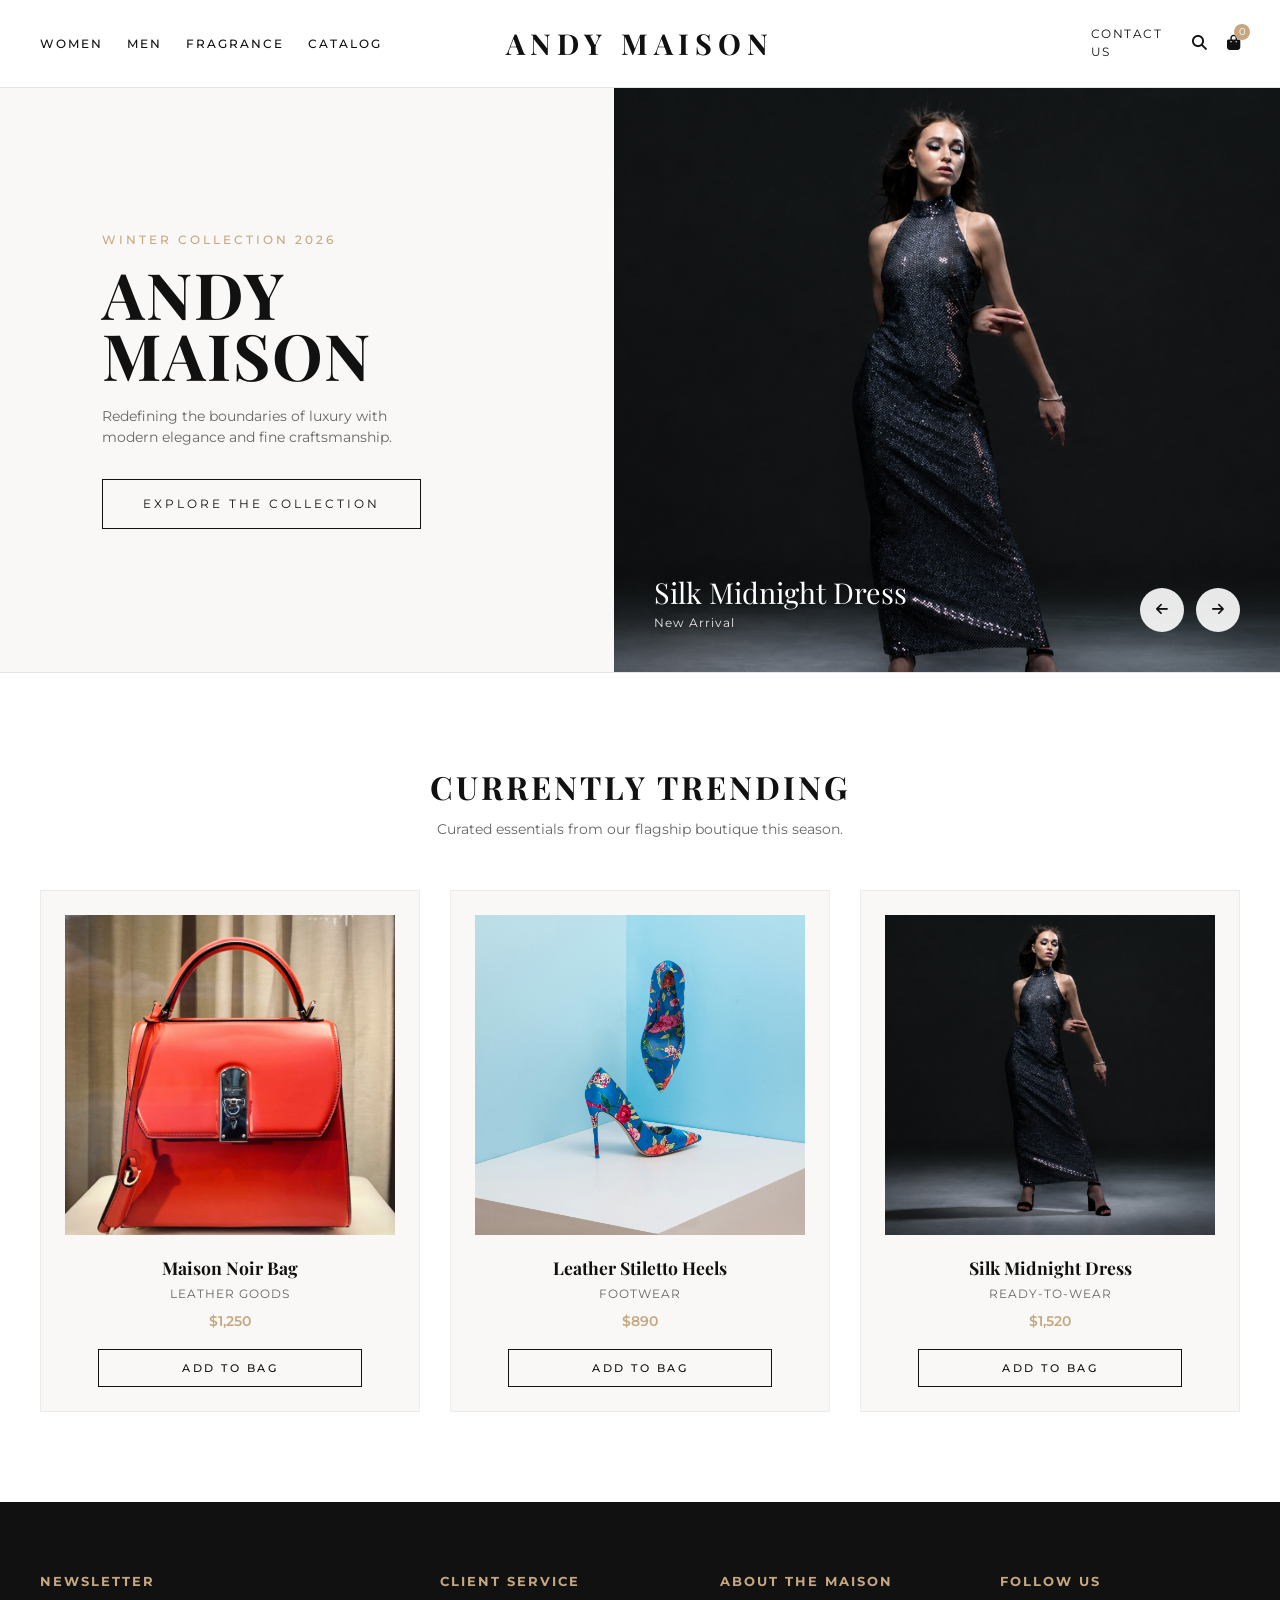
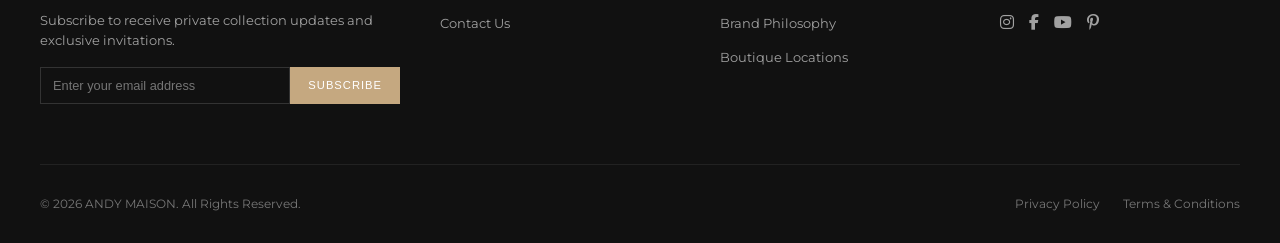
<file: index.html>
<!DOCTYPE html>
<html lang="en">
<head>
    <meta charset="UTF-8">
    <meta name="viewport" content="width=device-width, initial-scale=1.0">
    <title>ANDY MAISON Luxury E-Commerce</title>
    <link rel="stylesheet" href="style.css">
    <link rel="preconnect" href="https://fonts.googleapis.com">
    <link rel="preconnect" href="https://fonts.gstatic.com" crossorigin>
    <link href="https://fonts.googleapis.com/css2?family=Montserrat:wght@300;400;500;600&family=Playfair+Display:wght@400;600;700&display=swap" rel="stylesheet">
    <link rel="stylesheet" href="https://cdnjs.cloudflare.com/ajax/libs/font-awesome/6.4.0/css/all.min.css">
</head>
<body class="andi_body">

    <header class="andi_header">
        <nav class="andi_nav_kiri">
            <a href="katalog.html?kat=women" class="andi_nav_link">WOMEN</a>
            <a href="katalog.html?kat=men" class="andi_nav_link">MEN</a>
            <a href="parfum.html" class="andi_nav_link">FRAGRANCE</a>
            <a href="katalog.html" class="andi_nav_link">CATALOG</a>
        </nav>

        <div class="andi_nav_tengah">
            <a href="index.html" class="andi_logo_brand">ANDY MAISON</a>
        </div>

       <div class="andi_nav_kanan">
            <div class="andi_nav_kanan">
                    <a href="kontak.html" class="andi_nav_link_kontak">CONTACT US</a>
                    <a href="#" class="andi_nav_ikon" id="andi_btn_search"><i class="fa-solid fa-magnifying-glass"></i></a>
                    <a href="keranjang.html" class="andi_nav_ikon andi_posisi_keranjang">
                        <i class="fa-solid fa-bag-shopping"></i>
                        <span class="andi_badge_keranjang" id="andi_jumlah_keranjang">0</span>
                    </a>
                </div>
    </header>
    <div class="andi_search_bar" id="andi_search_bar">
        <div class="andi_search_container">
            <i class="fa-solid fa-magnifying-glass andi_search_ikon_input"></i>
            <input type="text" id="andi_input_search" class="andi_input_search" placeholder="Search products (e.g. Dress, Bag, Coat, Heels)...">
            <button type="button" id="andi_close_search" class="andi_close_search"><i class="fa-solid fa-xmark"></i></button>
        </div>
    </div>
    </header>

    <main class="andi_konten_utama">

        <section class="andi_hero_split">
            <div class="andi_hero_kiri">
                <div class="andi_kiri_konten">
                    <p class="andi_kiri_label"> WINTER COLLECTION 2026</p>
                    <h1 class="andi_kiri_judul">ANDY<br>MAISON</h1>
                    <p class="andi_kiri_deskripsi">Redefining the boundaries of luxury with modern elegance and fine craftsmanship.</p>
                    <a href="katalog.html" class="andi_tombol_utama">EXPLORE THE COLLECTION</a>
                </div>
            </div>

            <div class="andi_hero_kanan">
                <div class="andi_slider_container">
                    <div class="andi_slider_track">
                        <!-- Slide 1 -->
                        <div class="andi_slide_item">
                            <img src="images/midnightdress.png" alt="Silk Midnight Dress" class="andi_slide_gambar">
                            <div class="andi_slide_info">
                                <h3>Silk Midnight Dress</h3>
                                <p>New Arrival</p>
                            </div>
                        </div>

                        <!-- Slide 2 -->
                        <div class="andi_slide_item">
                            <img src="images/obsidiancoatindex.png" alt="The Obsidian Coat" class="andi_slide_gambar">
                            <div class="andi_slide_info">
                                <h3>The Obsidian Coat</h3>
                                <p>Winter Collection '26</p>
                            </div>
                        </div>

                        <!-- Slide 3 -->
                        <div class="andi_slide_item">
                            <img src="images/noirsuit.jpg" alt="Tailored Noir Suit" class="andi_slide_gambar">
                            <div class="andi_slide_info">
                                <h3>Tailored Noir Suit</h3>
                                <p>Menswear Exclusive</p>
                            </div>
                        </div>
                    </div>
                    
                    <div class="andi_slider_navigasi">
                        <button class="andi_btn_slider" id="andi_prev_slide"><i class="fa-solid fa-arrow-left"></i></button>
                        <button class="andi_btn_slider" id="andi_next_slide"><i class="fa-solid fa-arrow-right"></i></button>
                    </div>
                </div>
            </div>
        </section>

        <section class="andi_seksi_trending">
            <div class="andi_container">
                <div class="andi_header_seksi">
                    <h2 class="andi_judul_seksi">CURRENTLY TRENDING</h2>
                    <p class="andi_sub_seksi">Curated essentials from our flagship boutique this season.</p>
                </div>

                <div class="andi_grid_trending">
                    <div class="andi_kartu_trending">
                        <div class="andi_box_gambar">
                            <img src="images/RedBag.jpg" class="andi_gambar_produk">
                        </div>
                        <h3 class="andi_nama_item">Maison Noir Bag</h3>
                        <p class="andi_kategori_item">Leather Goods</p>
                        <p class="andi_harga_item">$1,250</p>
                    </div>

                    <div class="andi_kartu_trending">
                        <div class="andi_box_gambar">
                            <img src="images/highheels.jpg" alt="Leather Stiletto Heels" class="andi_gambar_produk">
                        </div>
                        <h3 class="andi_nama_item">Leather Stiletto Heels</h3>
                        <p class="andi_kategori_item">Footwear</p>
                        <p class="andi_harga_item">$890</p>
                    </div>

                    <div class="andi_kartu_trending">
                        <div class="andi_box_gambar">
                            <img src="images/midnightdress.png" alt="Silk Midnight Dress" class="andi_gambar_produk">
                        </div>
                        <h3 class="andi_nama_item">Silk Midnight Dress</h3>
                        <p class="andi_kategori_item">Ready-to-Wear</p>
                        <p class="andi_harga_item">$1,520</p>
                    </div>
                </div>
            </div>
        </section>

    </main>

    <footer class="andi_footer">
        <div class="andi_container">
            <div class="andi_grid_footer">
                
                <div class="andi_kolom_footer andi_kolom_newsletter">
                    <h4 class="andi_judul_footer">NEWSLETTER</h4>
                    <p class="andi_teks_footer">Subscribe to receive private collection updates and exclusive invitations.</p>
                    <form class="andi_form_newsletter" onsubmit="event.preventDefault();">
                        <input type="email" placeholder="Enter your email address" class="andi_input_newsletter" required>
                        <button type="submit" class="andi_btn_newsletter">SUBSCRIBE</button>
                    </form>
                </div>

                <div class="andi_kolom_footer">
                    <h4 class="andi_judul_footer">CLIENT SERVICE</h4>
                    <ul class="andi_link_footer">
                        <li><a href="kontak.html">Contact Us</a></li>
                    </ul>
                </div>

                <div class="andi_kolom_footer">
                    <h4 class="andi_judul_footer">ABOUT THE MAISON</h4>
                    <ul class="andi_link_footer">
                        <li><a href="tentang.html">Brand Philosophy</a></li>
                        <li><a href="kontak.html">Boutique Locations</a></li>
                    </ul>
                </div>

                <div class="andi_kolom_footer">
                    <h4 class="andi_judul_footer">FOLLOW US</h4>
                    <div class="andi_sosmed">
                        <a href="#"><i class="fa-brands fa-instagram"></i></a>
                        <a href="#"><i class="fa-brands fa-facebook-f"></i></a>
                        <a href="#"><i class="fa-brands fa-youtube"></i></a>
                        <a href="#"><i class="fa-brands fa-pinterest-p"></i></a>
                    </div>
                </div>

            </div>

            <div class="andi_footer_bawah">
                <p>&copy; 2026 ANDY MAISON. All Rights Reserved.</p>
                <div class="andi_legal_links">
                    <a href="#">Privacy Policy</a>
                    <a href="#">Terms & Conditions</a>
                </div>
            </div>
        </div>
    </footer>
<script src="script.js" defer></script>
</body>
</html>
</file>
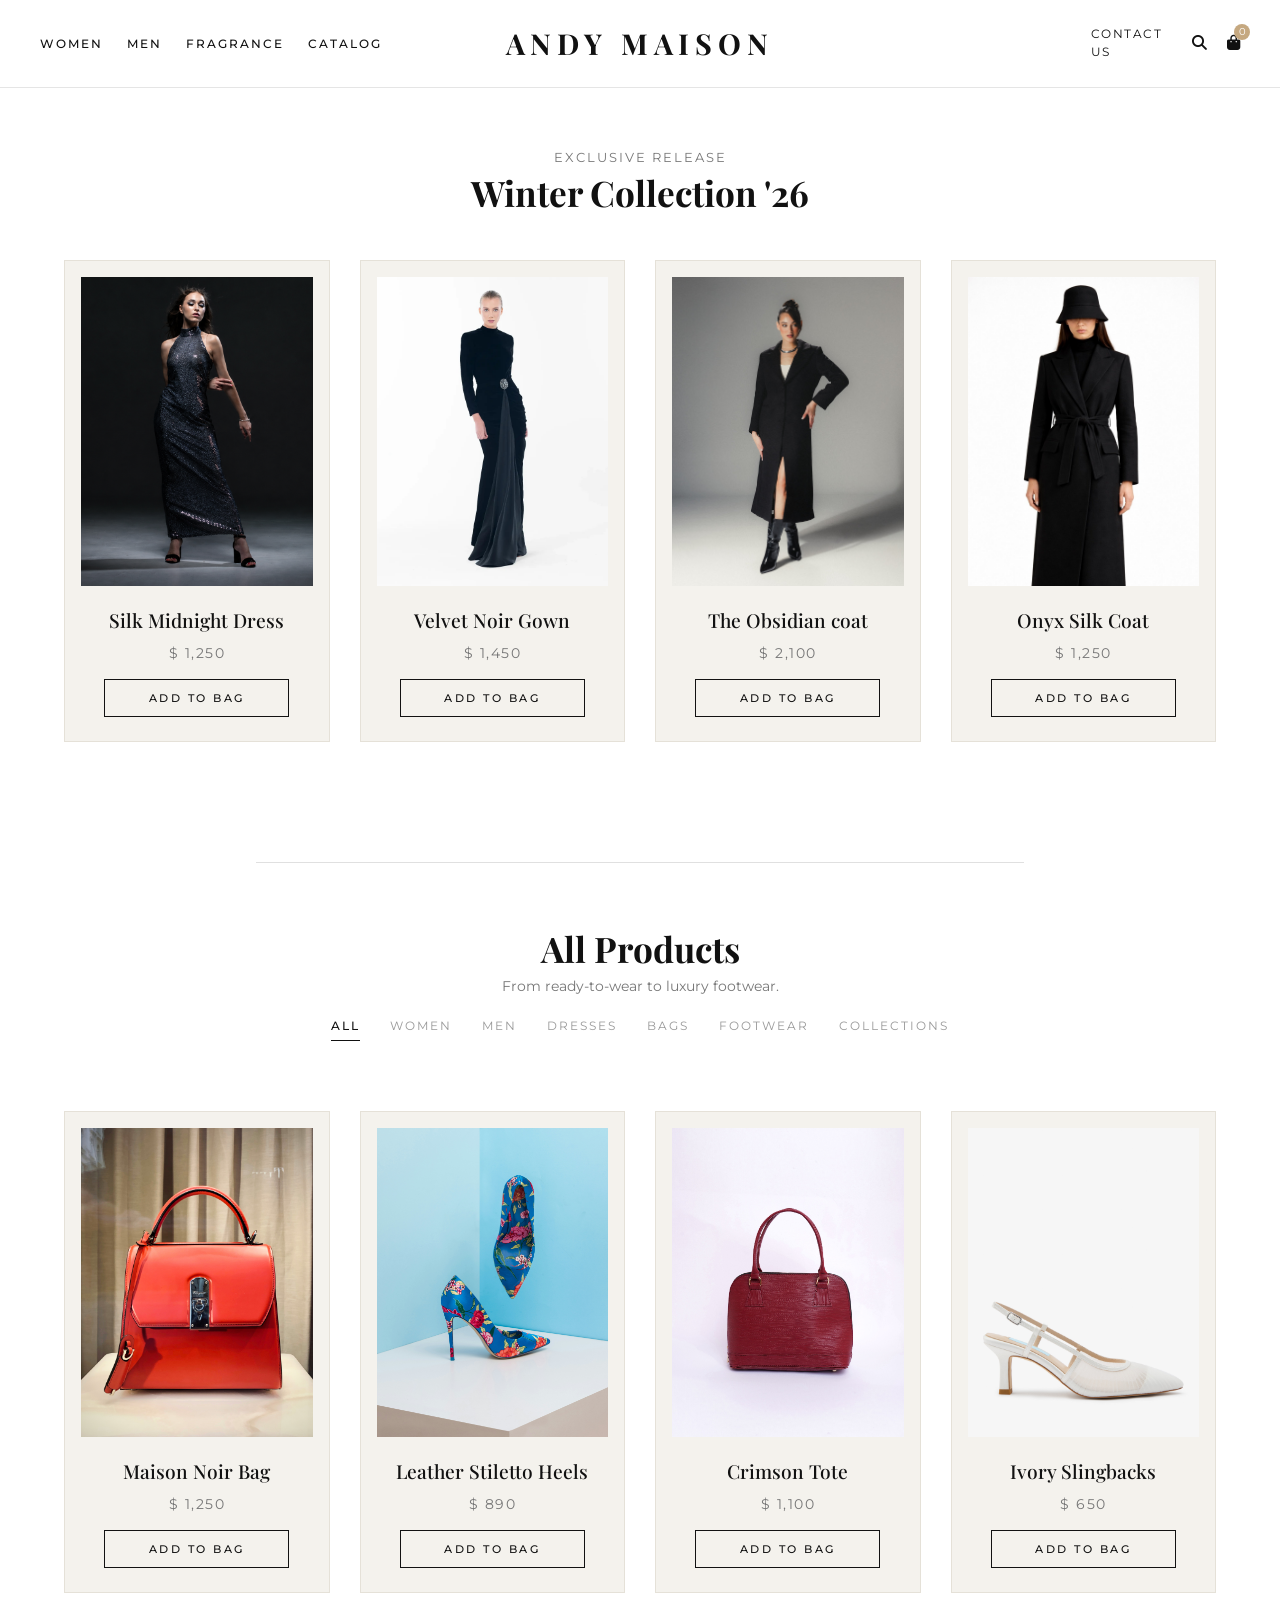
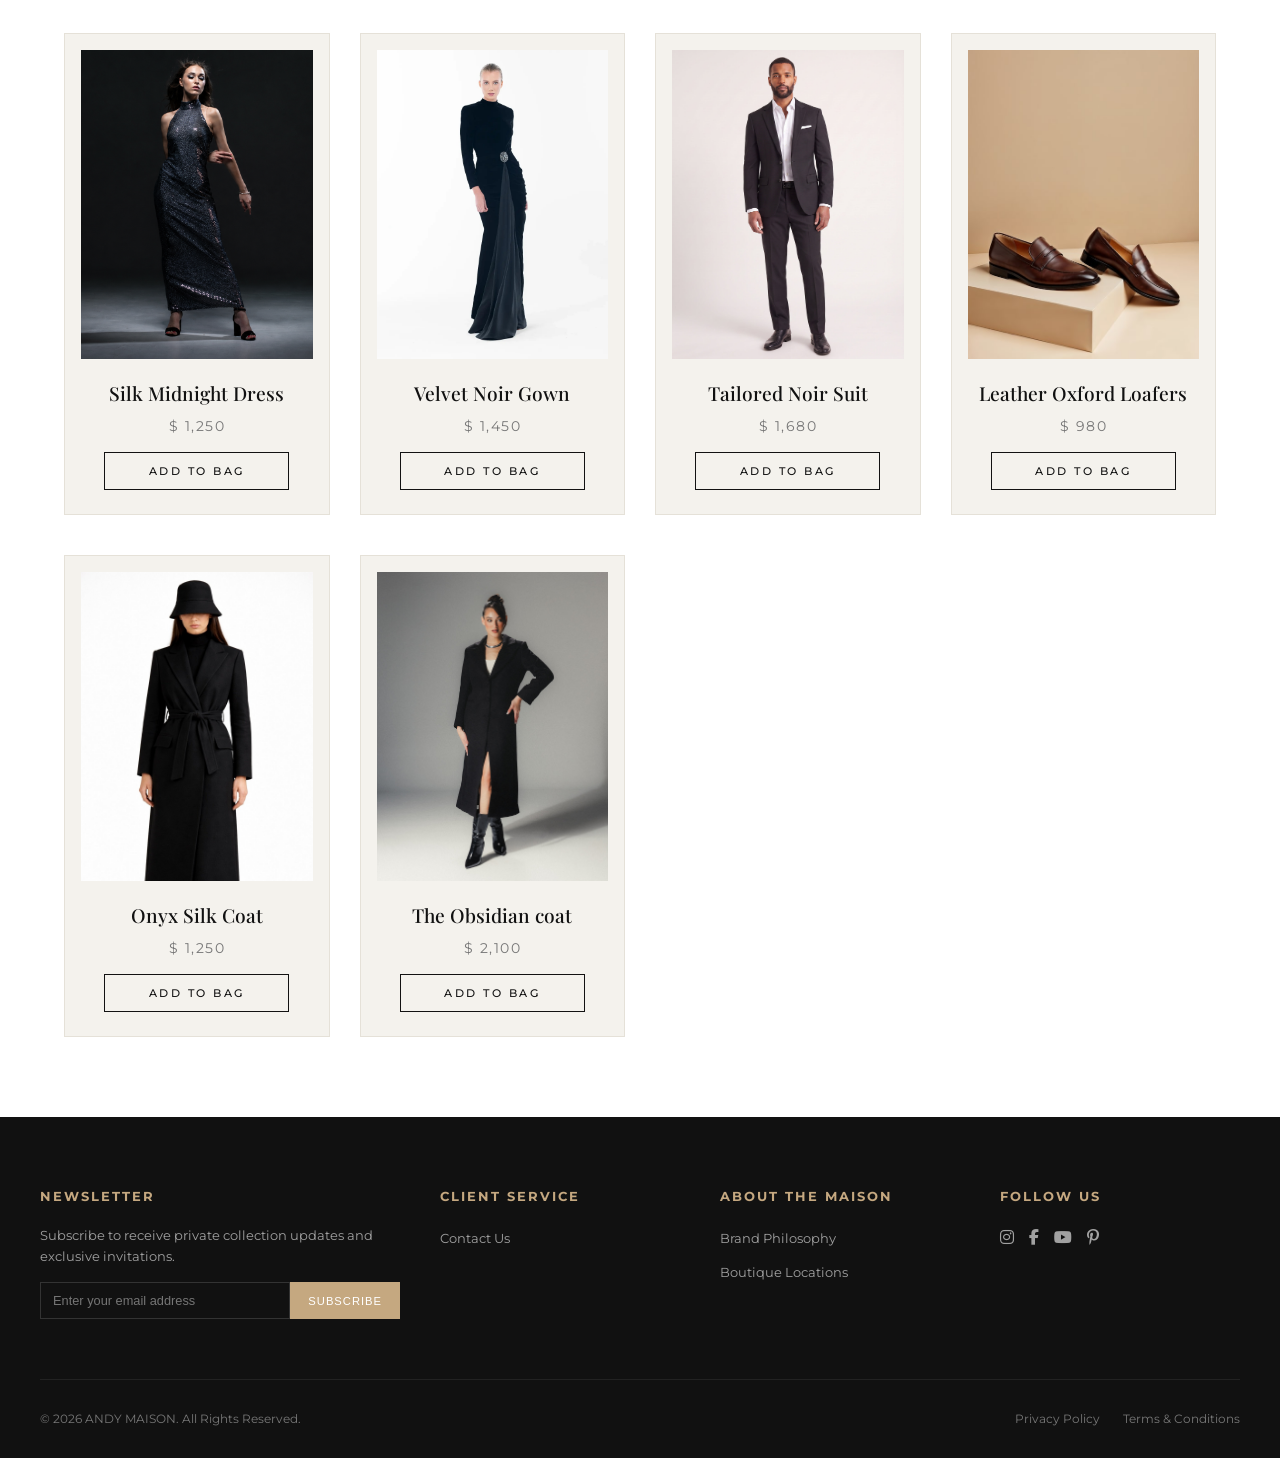
<file: katalog.html>
<!DOCTYPE html>
<html lang="en">
<head>
    <meta charset="UTF-8">
    <meta name="viewport" content="width=device-width, initial-scale=1.0">
    <title>Catalog  ANDY MAISON</title>
    <link rel="stylesheet" href="style.css">
    <link rel="preconnect" href="https://fonts.googleapis.com">
    <link rel="preconnect" href="https://fonts.gstatic.com" crossorigin>
    <link href="https://fonts.googleapis.com/css2?family=Montserrat:wght@300;400;500;600&family=Playfair+Display:wght@400;600;700&display=swap" rel="stylesheet">
    <link rel="stylesheet" href="https://cdnjs.cloudflare.com/ajax/libs/font-awesome/6.4.0/css/all.min.css">
</head>
<body class="andi_body">

    <header class="andi_header">
        <nav class="andi_nav_kiri">
            <a href="katalog.html?kat=women" class="andi_nav_link">WOMEN</a>
            <a href="katalog.html?kat=men" class="andi_nav_link">MEN</a>
            <a href="parfum.html" class="andi_nav_link">FRAGRANCE</a>
            <a href="katalog.html" class="andi_nav_link">CATALOG</a>
        </nav>

        <div class="andi_nav_tengah">
            <a href="index.html" class="andi_logo_brand">ANDY MAISON</a>
        </div>

         <div class="andi_nav_kanan">
            <div class="andi_nav_kanan">
                    <a href="kontak.html" class="andi_nav_link_kontak">CONTACT US</a>
                    <a href="#" class="andi_nav_ikon" id="andi_btn_search"><i class="fa-solid fa-magnifying-glass"></i></a>
                    <a href="keranjang.html" class="andi_nav_ikon andi_posisi_keranjang">
                        <i class="fa-solid fa-bag-shopping"></i>
                        <span class="andi_badge_keranjang" id="andi_jumlah_keranjang">0</span>
                    </a>
                </div>
    </header>
    <div class="andi_search_bar" id="andi_search_bar">
        <div class="andi_search_container">
            <i class="fa-solid fa-magnifying-glass andi_search_ikon_input"></i>
            <input type="text" id="andi_input_search" class="andi_input_search" placeholder="Search products (e.g. Dress, Bag, Coat, Heels)...">
            <button type="button" id="andi_close_search" class="andi_close_search"><i class="fa-solid fa-xmark"></i></button>
        </div>
    </div>
    </header>
    <!-- Konten Utama -->
    <main class="andi_konten_utama">
        
        <!--(COLLECTION) -->
        <section class="andi_katalog_spesifik" style="padding-top: 60px;">
            <div style="text-align: center; margin-bottom: 20px;">
                <p style="font-family: 'Montserrat', sans-serif; font-size: 0.8rem; color: #777; letter-spacing: 2px;">EXCLUSIVE RELEASE</p>
                <h2 style="font-family: 'Playfair Display', serif; font-size: 2.2rem; color: #111;">Winter Collection '26</h2>
            </div>
            
            <div class="andi_katalog_grid">
                <div class="andi_produk_item">
                    <div class="andi_gambar_wrapper">
                        <img src="images/midnightdress.png" alt="Silk Midnight Dress" class="andi_produk_img">
                    </div>
                    <h3 class="andi_produk_judul">Silk Midnight Dress</h3>
                    <p class="andi_produk_harga">$ 1,250</p>
                </div>

                <div class="andi_produk_item">
                    <div class="andi_gambar_wrapper">
                        <img src="images/noirgown.png" alt="Velvet Noir Gown" class="andi_produk_img">
                    </div>
                    <h3 class="andi_produk_judul">Velvet Noir Gown</h3>
                    <p class="andi_produk_harga">$ 1,450</p>
                </div>
                <div class="andi_produk_item">
                    <div class="andi_gambar_wrapper">
                        <img src="images/obsidiancoat.jpg" alt="The Obsidian coat" class="andi_produk_img">
                    </div>
                    <h3 class="andi_produk_judul">The Obsidian coat</h3>
                    <p class="andi_produk_harga">$ 2,100</p>
                </div>

                <div class="andi_produk_item">
                    <div class="andi_gambar_wrapper">
                        <img src="images/Onyxcoat.jpg" alt="Onyx Silk Coat" class="andi_produk_img">
                    </div>
                    <h3 class="andi_produk_judul">Onyx Silk Coat</h3>
                    <p class="andi_produk_harga">$ 1,250</p>
                </div>
            </div>
        </section>

       
        <div style="width: 60%; margin: 40px auto; border-bottom: 1px solid #e0e0e0;"></div>
            <!-- BAGIAN 2: SEMUA PRODUK -->
        <section class="andi_katalog_semua" style="padding-top: 20px;">
            <div style="text-align: center; margin-bottom: 20px;">
                <h2 style="font-family: 'Playfair Display', serif; font-size: 2.2rem; color: #111;">All Products</h2>
                <p style="font-family: 'Montserrat', sans-serif; font-size: 0.9rem; color: #777;">From ready-to-wear to luxury footwear.</p>
            </div>
            <div class="andi_filter_kategori">
                <a href="#" class="andi_filter_aktif" data-filter="all">ALL</a>
                <a href="#" data-filter="women">WOMEN</a>
                <a href="#" data-filter="men">MEN</a>
                <a href="#" data-filter="dresses">DRESSES</a>
                <a href="#" data-filter="bags">BAGS</a>
                <a href="#" data-filter="footwear">FOOTWEAR</a>
                <a href="#" data-filter="collections">COLLECTIONS</a>
            </div>
        
            
            <div class="andi_katalog_grid">
                <!-- Produk 1 -->
                <div class="andi_produk_item" data-kategori="women bags collections">
                    <div class="andi_gambar_wrapper">
                        <img src="images/RedBag.jpg" alt="Maison Noir Bag" class="andi_produk_img">
                    </div>
                    <h3 class="andi_produk_judul">Maison Noir Bag</h3>
                    <p class="andi_produk_harga">$ 1,250</p>
                </div>

                <!-- Produk 2 -->
                <div class="andi_produk_item" data-kategori="women footwear">
                    <div class="andi_gambar_wrapper">
                        <img src="images/highheels.jpg" alt="Leather Stiletto Heels" class="andi_produk_img">
                    </div>
                    <h3 class="andi_produk_judul">Leather Stiletto Heels</h3>
                    <p class="andi_produk_harga">$ 890</p>
                </div>

                <!-- Produk 3 -->
                <div class="andi_produk_item" data-kategori="women bags">
                    <div class="andi_gambar_wrapper">
                        <img src="images/crimsontote.jpg" alt="Crimson Tote" class="andi_produk_img">
                    </div>
                    <h3 class="andi_produk_judul">Crimson Tote</h3>
                    <p class="andi_produk_harga">$ 1,100</p>
                </div>

                <!-- Produk 4 -->
                <div class="andi_produk_item" data-kategori="women footwear">
                    <div class="andi_gambar_wrapper">
                        <img src="images/ivoryslingback.jpg" alt="Ivory Slingbacks" class="andi_produk_img">
                    </div>
                    <h3 class="andi_produk_judul">Ivory Slingbacks</h3>
                    <p class="andi_produk_harga">$ 650</p>
                </div>

                <!-- Produk 5 -->
                <div class="andi_produk_item" data-kategori="women dresses collections">
                    <div class="andi_gambar_wrapper">
                        <img src="images/midnightdress.png" alt="Silk Midnight Dress" class="andi_produk_img">
                    </div>
                    <h3 class="andi_produk_judul">Silk Midnight Dress</h3>
                    <p class="andi_produk_harga">$ 1,250</p>
                </div>

                <!-- Produk 6 -->
                <div class="andi_produk_item" data-kategori="women dresses">
                    <div class="andi_gambar_wrapper">
                        <img src="images/noirgown.png" alt="Velvet Noir Gown" class="andi_produk_img">
                    </div>
                    <h3 class="andi_produk_judul">Velvet Noir Gown</h3>
                    <p class="andi_produk_harga">$ 1,450</p>
                </div>

                <!-- Produk 7 -->
                <div class="andi_produk_item" data-kategori="men collections">
                    <div class="andi_gambar_wrapper">
                        <img src="images/noirsuit.jpg" alt="Tailored Noir Suit" class="andi_produk_img">
                    </div>
                    <h3 class="andi_produk_judul">Tailored Noir Suit</h3>
                    <p class="andi_produk_harga">$ 1,680</p>
                </div>

                <!-- Produk 8-->
                <div class="andi_produk_item" data-kategori="men footwear">
                    <div class="andi_gambar_wrapper">
                        <img src="images/loafersmen.jpg" alt="Leather Oxford Loafers" class="andi_produk_img">
                    </div>
                    <h3 class="andi_produk_judul">Leather Oxford Loafers</h3>
                    <p class="andi_produk_harga">$ 980</p>
                </div>
                 <!-- Produk 9-->
                <div class="andi_produk_item" data-kategori="women dresses">
                    <div class="andi_gambar_wrapper">
                         <img src="images/Onyxcoat.jpg" alt="Onyx Silk Coat" class="andi_produk_img">
                    </div>
                    <h3 class="andi_produk_judul">Onyx Silk Coat</h3>
                    <p class="andi_produk_harga">$ 1,250</p>
                </div>
                 <!-- Produk 10-->
                <div class="andi_produk_item" data-kategori="women dresses">
                    <div class="andi_gambar_wrapper">
                        <img src="images/obsidiancoat.jpg" alt="The Obsidian coat" class="andi_produk_img">
                    </div>
                    <h3 class="andi_produk_judul">The Obsidian coat</h3>
                    <p class="andi_produk_harga">$ 2,100</p>
                </div>

            </div>
        </section>

    </main>


    <footer class="andi_footer">
        <div class="andi_container">
            <div class="andi_grid_footer">
                
                <div class="andi_kolom_footer andi_kolom_newsletter">
                    <h4 class="andi_judul_footer">NEWSLETTER</h4>
                    <p class="andi_teks_footer">Subscribe to receive private collection updates and exclusive invitations.</p>
                    <form class="andi_form_newsletter" onsubmit="event.preventDefault();">
                        <input type="email" placeholder="Enter your email address" class="andi_input_newsletter" required>
                        <button type="submit" class="andi_btn_newsletter">SUBSCRIBE</button>
                    </form>
                </div>

                <div class="andi_kolom_footer">
                    <h4 class="andi_judul_footer">CLIENT SERVICE</h4>
                    <ul class="andi_link_footer">
                        <li><a href="kontak.html">Contact Us</a></li>
                        
                    </ul>
                </div>

                <div class="andi_kolom_footer">
                    <h4 class="andi_judul_footer">ABOUT THE MAISON</h4>
                    <ul class="andi_link_footer">
                        <li><a href="tentang.html">Brand Philosophy</a></li>
                        <li><a href="kontak.html">Boutique Locations</a></li>
                    </ul>
                </div>

                <div class="andi_kolom_footer">
                    <h4 class="andi_judul_footer">FOLLOW US</h4>
                    <div class="andi_sosmed">
                        <a href="#"><i class="fa-brands fa-instagram"></i></a>
                        <a href="#"><i class="fa-brands fa-facebook-f"></i></a>
                        <a href="#"><i class="fa-brands fa-youtube"></i></a>
                        <a href="#"><i class="fa-brands fa-pinterest-p"></i></a>
                    </div>
                </div>

            </div>

            <div class="andi_footer_bawah">
                <p>&copy; 2026 ANDY MAISON. All Rights Reserved.</p>
                <div class="andi_legal_links">
                    <a href="#">Privacy Policy</a>
                    <a href="#">Terms & Conditions</a>
                </div>
            </div>
        </div>
    </footer>

<script src="script.js"></script>

</body>
</html>
</file>
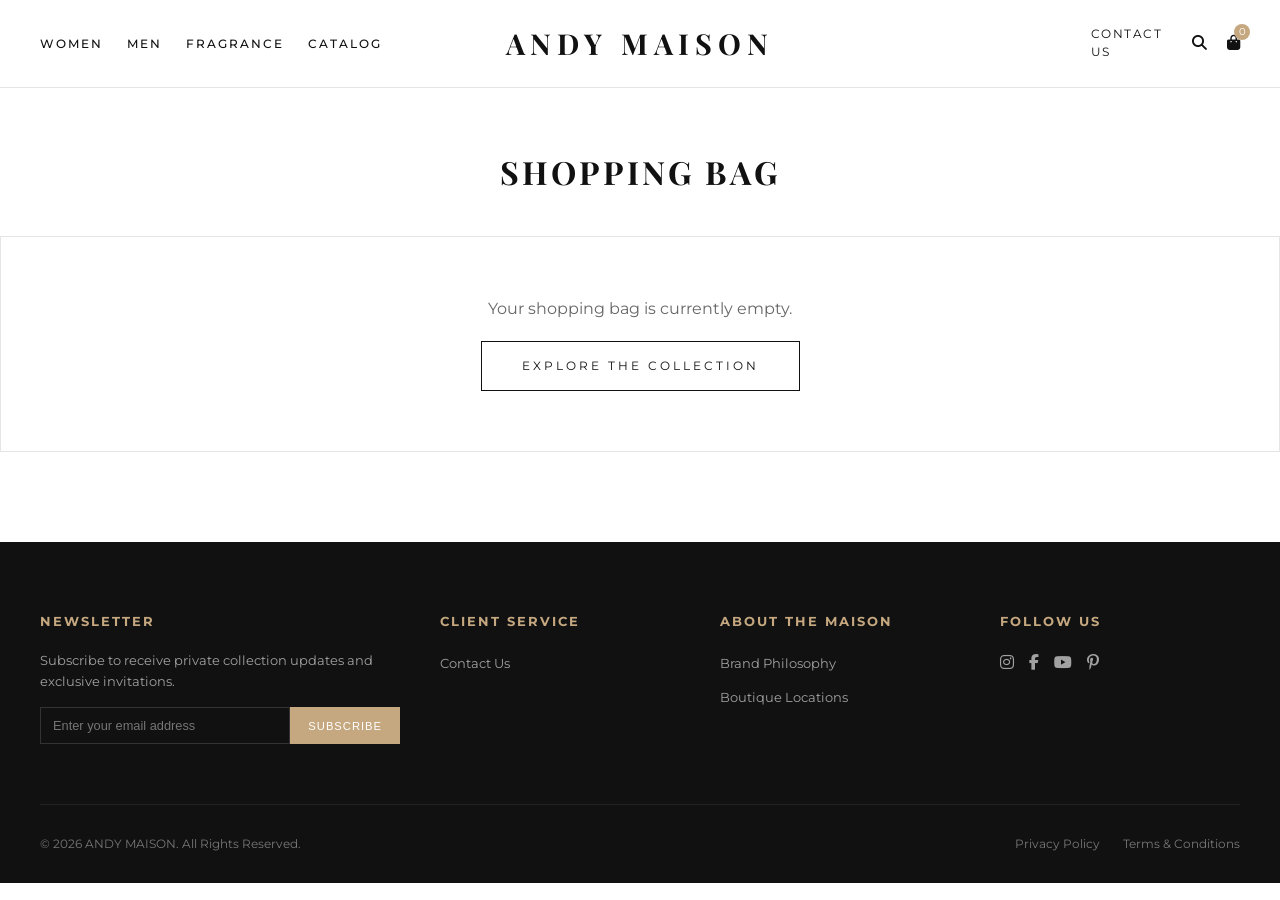
<file: keranjang.html>
<!DOCTYPE html>
<html lang="en">
<head>
    <meta charset="UTF-8">
    <meta name="viewport" content="width=device-width, initial-scale=1.0">
    <title>Shopping Bag ANDY MAISON</title>
    <link rel="stylesheet" href="style.css">
    <link rel="preconnect" href="https://fonts.googleapis.com">
    <link rel="preconnect" href="https://fonts.gstatic.com" crossorigin>
    <link href="https://fonts.googleapis.com/css2?family=Montserrat:wght@300;400;500;600&family=Playfair+Display:wght@400;600;700&display=swap" rel="stylesheet">
    <link rel="stylesheet" href="https://cdnjs.cloudflare.com/ajax/libs/font-awesome/6.4.0/css/all.min.css">
</head>
<body class="andi_body">

    <header class="andi_header">
         <nav class="andi_nav_kiri">
            <a href="katalog.html?kat=women" class="andi_nav_link">WOMEN</a>
            <a href="katalog.html?kat=men" class="andi_nav_link">MEN</a>
            <a href="parfum.html" class="andi_nav_link">FRAGRANCE</a>
            <a href="katalog.html" class="andi_nav_link">CATALOG</a>
        </nav>

        <div class="andi_nav_tengah">
            <a href="index.html" class="andi_logo_brand">ANDY MAISON</a>
        </div>

        <div class="andi_nav_kanan">
            <div class="andi_nav_kanan">
                    <a href="kontak.html" class="andi_nav_link_kontak">CONTACT US</a>
                    <a href="#" class="andi_nav_ikon" id="andi_btn_search"><i class="fa-solid fa-magnifying-glass"></i></a>
                    <a href="keranjang.html" class="andi_nav_ikon andi_posisi_keranjang">
                        <i class="fa-solid fa-bag-shopping"></i>
                        <span class="andi_badge_keranjang" id="andi_jumlah_keranjang">0</span>
                    </a>
                </div>
    </header>

    <div class="andi_search_bar" id="andi_search_bar">
        <div class="andi_search_container">
            <i class="fa-solid fa-magnifying-glass andi_search_ikon_input"></i>
            <input type="text" id="andi_input_search" class="andi_input_search" placeholder="Search products (e.g. Dress, Bag, Coat, Heels)...">
            <button type="button" id="andi_close_search" class="andi_close_search"><i class="fa-solid fa-xmark"></i></button>
        </div>
    </div>

    <main class="andi_konten_utama">
        <section class="andi_container andi_checkout_wrap">
            <h1 class="andi_judul_seksi andi_center">SHOPPING BAG</h1>

            <div class="andi_info_box" id="andi_keranjang_kosong" style="display: none;">
                <p id="andi_pesan_status">Your shopping bag is currently empty.</p>
                <a href="katalog.html" class="andi_tombol_utama">EXPLORE THE COLLECTION</a>
            </div>

            <div class="andi_grid_checkout" id="andi_keranjang_isi">
                <div>
                    <div id="andi_daftar_item_bag"></div>

                    <form class="andi_form_checkout" id="andi_form_checkout">
                        <h2 class="andi_subjudul_checkout">SHIPPING DETAILS</h2>
                        <input type="text" placeholder="Full Name" required>
                        <input type="email" placeholder="Email Address" required>
                        <input type="text" placeholder="Delivery Address & City" required>
                        <select id="andi_pilih_kurir">
                            <option value="0">Complimentary Standard Delivery ($0)</option>
                            <option value="45">VIP White-Glove Courier ($45)</option>
                        </select>
                    </form>
                </div>

                <div class="andi_box_ringkasan">
                    <h2 class="andi_subjudul_checkout">ORDER SUMMARY</h2>
                    <div class="andi_baris_ringkasan">
                        <span>Subtotal</span>
                        <span id="andi_checkout_subtotal">$0</span>
                    </div>
                    <div class="andi_baris_ringkasan">
                        <span>Shipping</span>
                        <span id="andi_checkout_ongkir">Free</span>
                    </div>
                    <div class="andi_total_ringkasan">
                        <span>TOTAL</span>
                        <span id="andi_checkout_total">$0</span>
                    </div>
                    <button type="submit" form="andi_form_checkout" class="andi_tombol_utama andi_btn_full">
                        PLACE ORDER
                    </button>
                </div>
            </div>
        </section>
    </main>

    <footer class="andi_footer">
        <div class="andi_container">
            <div class="andi_grid_footer">
                <div class="andi_kolom_footer andi_kolom_newsletter">
                    <h4 class="andi_judul_footer">NEWSLETTER</h4>
                    <p class="andi_teks_footer">Subscribe to receive private collection updates and exclusive invitations.</p>
                    <form class="andi_form_newsletter" onsubmit="event.preventDefault();">
                        <input type="email" placeholder="Enter your email address" class="andi_input_newsletter" required>
                        <button type="submit" class="andi_btn_newsletter">SUBSCRIBE</button>
                    </form>
                </div>

                <div class="andi_kolom_footer">
                    <h4 class="andi_judul_footer">CLIENT SERVICE</h4>
                    <ul class="andi_link_footer">
                        <li><a href="kontak.html">Contact Us</a></li>
                       
                    </ul>
                </div>

                <div class="andi_kolom_footer">
                    <h4 class="andi_judul_footer">ABOUT THE MAISON</h4>
                    <ul class="andi_link_footer">
                        <li><a href="tentang.html">Brand Philosophy</a></li>
                        <li><a href="kontak.html">Boutique Locations</a></li>
                    </ul>
                </div>

                <div class="andi_kolom_footer">
                    <h4 class="andi_judul_footer">FOLLOW US</h4>
                    <div class="andi_sosmed">
                        <a href="#"><i class="fa-brands fa-instagram"></i></a>
                        <a href="#"><i class="fa-brands fa-facebook-f"></i></a>
                        <a href="#"><i class="fa-brands fa-youtube"></i></a>
                        <a href="#"><i class="fa-brands fa-pinterest-p"></i></a>
                    </div>
                </div>
            </div>

            <div class="andi_footer_bawah">
                <p>&copy; 2026 ANDY MAISON. All Rights Reserved.</p>
                <div class="andi_legal_links">
                    <a href="#">Privacy Policy</a>
                    <a href="#">Terms & Conditions</a>
                </div>
            </div>
        </div>
    </footer>

    <script src="script.js"></script>
</body>
</html>
</file>
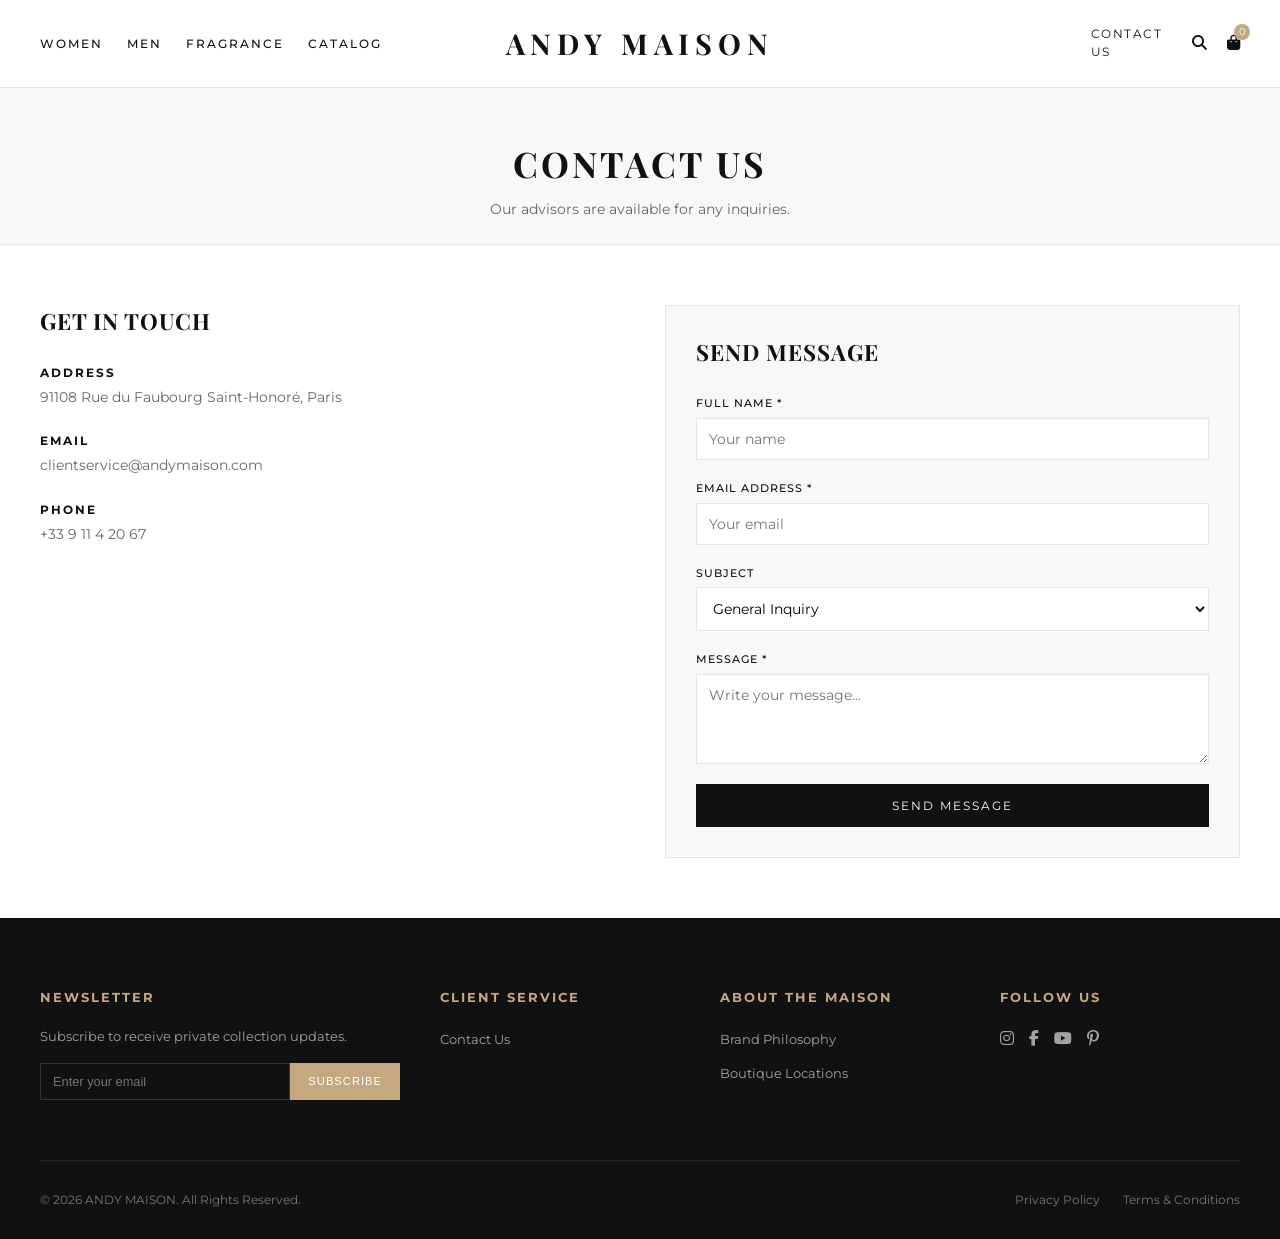
<file: kontak.html>
<!DOCTYPE html>
<html lang="en">
<head>
    <meta charset="UTF-8">
    <meta name="viewport" content="width=device-width, initial-scale=1.0">
    <title>ANDY MAISON Contact Us</title>
    <link rel="stylesheet" href="style.css">
    <link rel="preconnect" href="https://fonts.googleapis.com">
    <link rel="preconnect" href="https://fonts.gstatic.com" crossorigin>
    <link href="https://fonts.googleapis.com/css2?family=Montserrat:wght@300;400;500;600&family=Playfair+Display:wght@400;600;700&display=swap" rel="stylesheet">
    <link rel="stylesheet" href="https://cdnjs.cloudflare.com/ajax/libs/font-awesome/6.4.0/css/all.min.css">
</head>
<body class="andi_body">

    <header class="andi_header">
         <nav class="andi_nav_kiri">
            <a href="katalog.html?kat=women" class="andi_nav_link">WOMEN</a>
            <a href="katalog.html?kat=men" class="andi_nav_link">MEN</a>
            <a href="parfum.html" class="andi_nav_link">FRAGRANCE</a>
            <a href="katalog.html" class="andi_nav_link">CATALOG</a>
        </nav>

        <div class="andi_nav_tengah">
            <a href="index.html" class="andi_logo_brand">ANDY MAISON</a>
        </div>

       <div class="andi_nav_kanan">
            <div class="andi_nav_kanan">
                    <a href="kontak.html" class="andi_nav_link_kontak">CONTACT US</a>
                    <a href="#" class="andi_nav_ikon" id="andi_btn_search"><i class="fa-solid fa-magnifying-glass"></i></a>
                    <a href="keranjang.html" class="andi_nav_ikon andi_posisi_keranjang">
                        <i class="fa-solid fa-bag-shopping"></i>
                        <span class="andi_badge_keranjang" id="andi_jumlah_keranjang">0</span>
                    </a>
                </div>
    </header>
    <div class="andi_search_bar" id="andi_search_bar">
        <div class="andi_search_container">
            <i class="fa-solid fa-magnifying-glass andi_search_ikon_input"></i>
            <input type="text" id="andi_input_search" class="andi_input_search" placeholder="Search products (e.g. Dress, Bag, Coat, Heels)...">
            <button type="button" id="andi_close_search" class="andi_close_search"><i class="fa-solid fa-xmark"></i></button>
        </div>
    </div>
    </header>
    </header>

    <main class="andi_konten_utama">

        <section class="andi_header_kontak">
            <h1 class="andi_judul_halaman">CONTACT US</h1>
            <p class="andi_sub_halaman">Our advisors are available for any inquiries.</p>
        </section>

        <section class="andi_seksi_kontak">
            <div class="andi_container">
                <div class="andi_wrapper_kontak">

                    <div class="andi_info_kontak">
                        <h2>GET IN TOUCH</h2>
                        
                        <div class="andi_box_info">
                            <h4>ADDRESS</h4>
                            <p>91108 Rue du Faubourg Saint-Honoré, Paris</p>
                        </div>

                        <div class="andi_box_info">
                            <h4>EMAIL</h4>
                            <p>clientservice@andymaison.com</p>
                        </div>

                        <div class="andi_box_info">
                            <h4>PHONE</h4>
                            <p>+33 9 11 4 20 67</p>
                        </div>
                    </div>

                    <form class="andi_form_kontak" onsubmit="event.preventDefault(); alert('Thank you! Your message has been sent.');">
                        <h2>SEND MESSAGE</h2>

                        <div class="andi_grup_input">
                            <label>FULL NAME *</label>
                            <input type="text" class="andi_input" placeholder="Your name" required>
                        </div>

                        <div class="andi_grup_input">
                            <label>EMAIL ADDRESS *</label>
                            <input type="email" class="andi_input" placeholder="Your email" required>
                        </div>

                        <div class="andi_grup_input">
                            <label>SUBJECT</label>
                            <select class="andi_input">
                                <option value="general">General Inquiry</option>
                                <option value="orders">Online Orders</option>
                                <option value="boutique">Boutique Appointment</option>
                            </select>
                        </div>

                        <div class="andi_grup_input">
                            <label>MESSAGE *</label>
                            <textarea class="andi_input" rows="4" placeholder="Write your message..." required></textarea>
                        </div>

                        <button type="submit" class="andi_btn_kirim">SEND MESSAGE</button>
                    </form>
                        </div>
                 </div>
        </section>

    </main>

    <footer class="andi_footer">
        <div class="andi_container">
            <div class="andi_grid_footer">
                
                <div class="andi_kolom_footer andi_kolom_newsletter">
                    <h4 class="andi_judul_footer">NEWSLETTER</h4>
                    <p class="andi_teks_footer">Subscribe to receive private collection updates.</p>
                    <form class="andi_form_newsletter" onsubmit="event.preventDefault();">
                        <input type="email" placeholder="Enter your email" class="andi_input_newsletter" required>
                        <button type="submit" class="andi_btn_newsletter">SUBSCRIBE</button>
                    </form>
                </div>

                <div class="andi_kolom_footer">
                    <h4 class="andi_judul_footer">CLIENT SERVICE</h4>
                    <ul class="andi_link_footer">
                        <li><a href="kontak.html">Contact Us</a></li>
                    </ul>
                </div>

                <div class="andi_kolom_footer">
                    <h4 class="andi_judul_footer">ABOUT THE MAISON</h4>
                    <ul class="andi_link_footer">
                        <li><a href="tentang.html">Brand Philosophy</a></li>
                        <li><a href="kontak.html">Boutique Locations</a></li>
                    </ul>
                </div>

                <div class="andi_kolom_footer">
                    <h4 class="andi_judul_footer">FOLLOW US</h4>
                    <div class="andi_sosmed">
                        <a href="#"><i class="fa-brands fa-instagram"></i></a>
                        <a href="#"><i class="fa-brands fa-facebook-f"></i></a>
                        <a href="#"><i class="fa-brands fa-youtube"></i></a>
                        <a href="#"><i class="fa-brands fa-pinterest-p"></i></a>
                    </div>
                </div>

            </div>

            <div class="andi_footer_bawah">
                <p>&copy; 2026 ANDY MAISON. All Rights Reserved.</p>
                <div class="andi_legal_links">
                    <a href="#">Privacy Policy</a>
                    <a href="#">Terms & Conditions</a>
                </div>
             </div>
           </div>
    </footer>
<script src="script.js"></script>
</body>
</html>
</file>
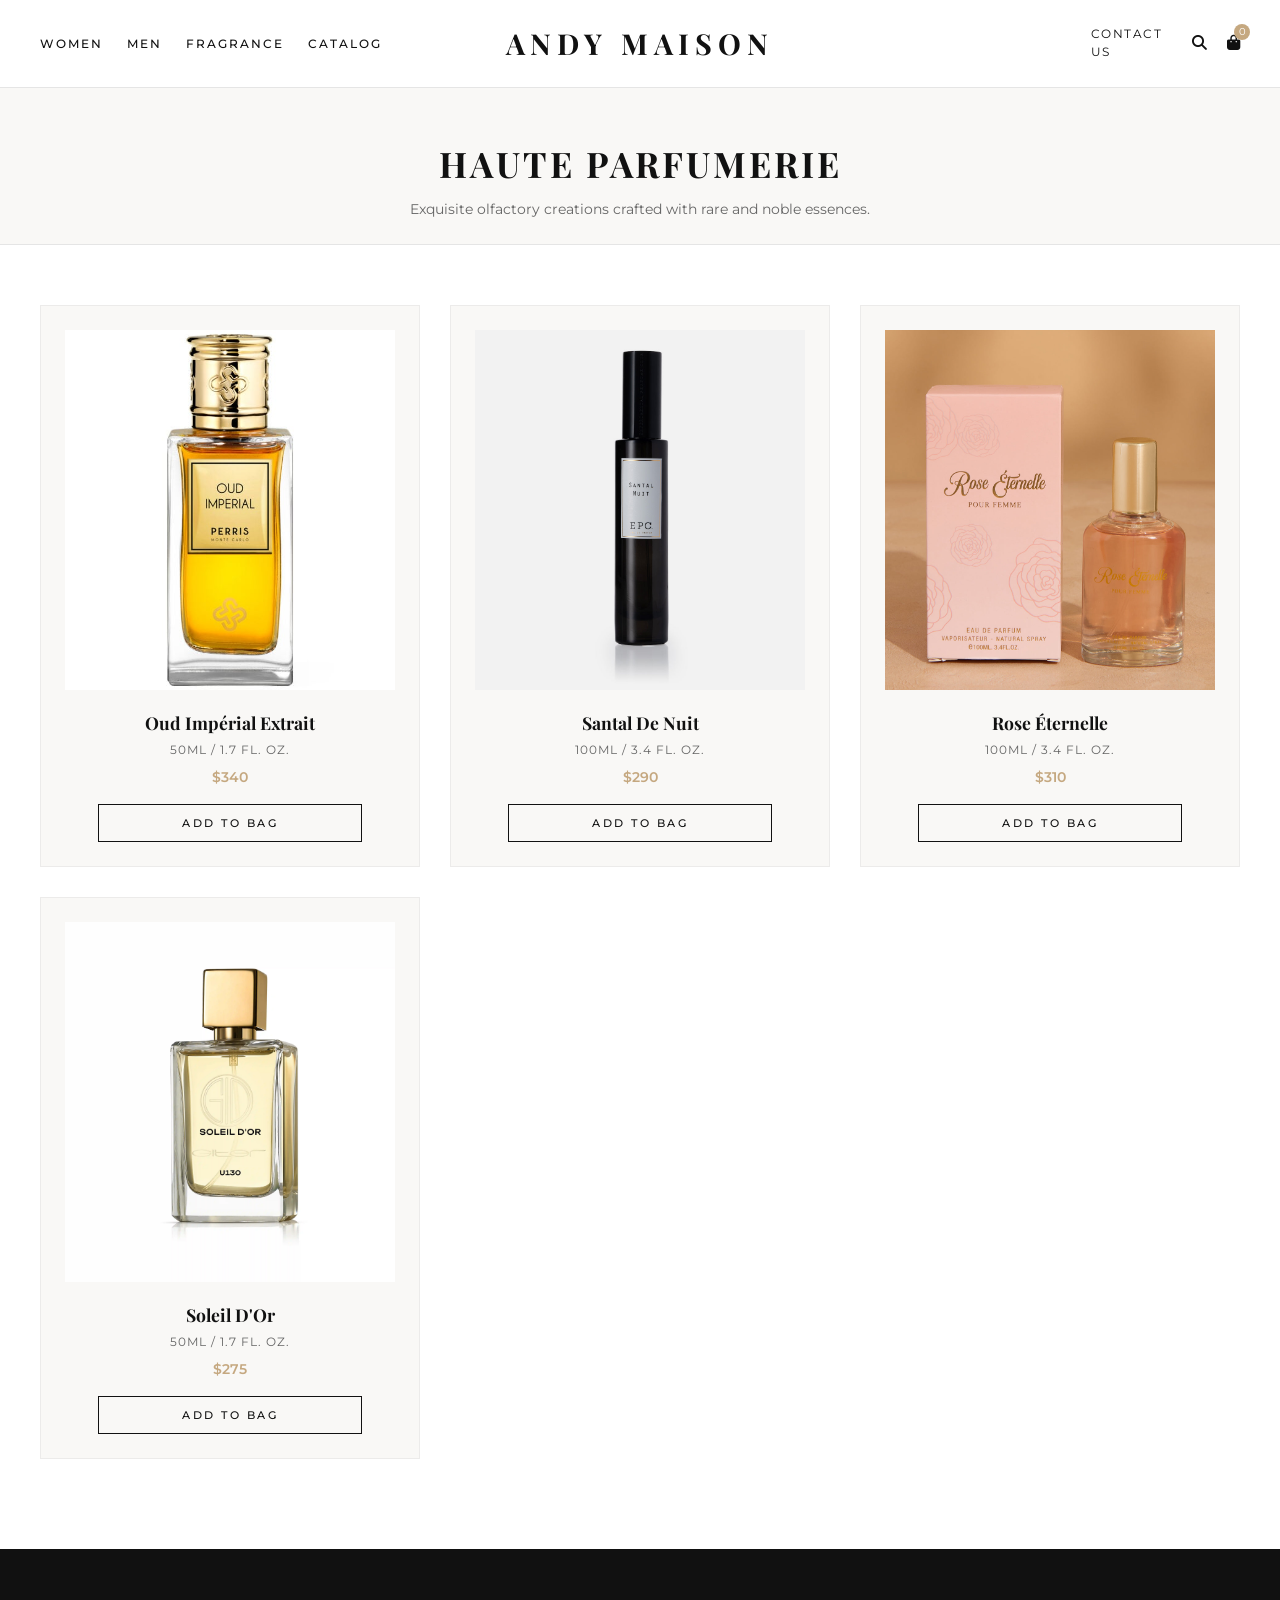
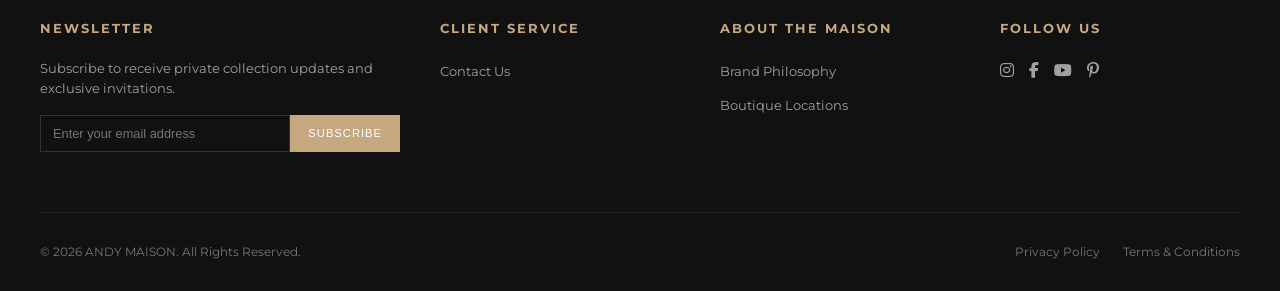
<file: parfum.html>
<!DOCTYPE html>
<html lang="en">
<head>
    <meta charset="UTF-8">
    <meta name="viewport" content="width=device-width, initial-scale=1.0">
    <title>ANDY MAISON Haute Parfumerie</title>
    <link rel="stylesheet" href="style.css">
    <link rel="preconnect" href="https://fonts.googleapis.com">
    <link rel="preconnect" href="https://fonts.gstatic.com" crossorigin>
    <link href="https://fonts.googleapis.com/css2?family=Montserrat:wght@300;400;500;600&family=Playfair+Display:wght@400;600;700&display=swap" rel="stylesheet">
    <link rel="stylesheet" href="https://cdnjs.cloudflare.com/ajax/libs/font-awesome/6.4.0/css/all.min.css">
</head>
<body class="andi_body">

    <header class="andi_header">
        <nav class="andi_nav_kiri">
            <a href="katalog.html?kat=women" class="andi_nav_link">WOMEN</a>
            <a href="katalog.html?kat=men" class="andi_nav_link">MEN</a>
            <a href="parfum.html" class="andi_nav_link">FRAGRANCE</a>
            <a href="katalog.html" class="andi_nav_link">CATALOG</a>
        </nav>

        <div class="andi_nav_tengah">
            <a href="index.html" class="andi_logo_brand">ANDY MAISON</a>
        </div>

         <div class="andi_nav_kanan">
            <div class="andi_nav_kanan">
                    <a href="kontak.html" class="andi_nav_link_kontak">CONTACT US</a>
                    <a href="#" class="andi_nav_ikon" id="andi_btn_search"><i class="fa-solid fa-magnifying-glass"></i></a>
                    <a href="keranjang.html" class="andi_nav_ikon andi_posisi_keranjang">
                        <i class="fa-solid fa-bag-shopping"></i>
                        <span class="andi_badge_keranjang" id="andi_jumlah_keranjang">0</span>
                    </a>
                </div>
    </header>
    <div class="andi_search_bar" id="andi_search_bar">
        <div class="andi_search_container">
            <i class="fa-solid fa-magnifying-glass andi_search_ikon_input"></i>
            <input type="text" id="andi_input_search" class="andi_input_search" placeholder="Search products (e.g. Dress, Bag, Coat, Heels)...">
            <button type="button" id="andi_close_search" class="andi_close_search"><i class="fa-solid fa-xmark"></i></button>
        </div>
    </div>
    </header>

    <main class="andi_konten_utama">

        <section class="andi_header_parfum">
            <h1 class="andi_judul_halaman">HAUTE PARFUMERIE</h1>
            <p class="andi_sub_halaman">Exquisite olfactory creations crafted with rare and noble essences.</p>
        </section>

        <section class="andi_seksi_parfum">
            <div class="andi_container">
                <div class="andi_grid_katalog">

                    <div class="andi_kartu_katalog">
                        <div class="andi_box_gambar">
                            <img src="images/fragrance1.jpg" alt="Oud Impérial Extrait" class="andi_gambar_produk">
                        </div>
                        <h3 class="andi_nama_item">Oud Impérial Extrait</h3>
                        <p class="andi_kategori_item">50ml / 1.7 fl. oz.</p>
                        <p class="andi_harga_item">$340</p>
                    </div>

                    <div class="andi_kartu_katalog">
                        <div class="andi_box_gambar">
                            <img src="images/fragrance2.jpg" alt="Santal De Nuit" class="andi_gambar_produk">
                        </div>
                        <h3 class="andi_nama_item">Santal De Nuit</h3>
                        <p class="andi_kategori_item">100ml / 3.4 fl. oz.</p>
                        <p class="andi_harga_item">$290</p>
                    </div>

                    <div class="andi_kartu_katalog">
                        <div class="andi_box_gambar">
                            <img src="images/fragrance3.jpg" alt="Rose Éternelle" class="andi_gambar_produk">
                        </div>
                        <h3 class="andi_nama_item">Rose Éternelle</h3>
                        <p class="andi_kategori_item">100ml / 3.4 fl. oz.</p>
                        <p class="andi_harga_item">$310</p>
                    </div>

                    <div class="andi_kartu_katalog">
                        <div class="andi_box_gambar">
                            <img src="images/fragrance4.jpg" alt="Soleil D'Or" class="andi_gambar_produk">
                        </div>
                        <h3 class="andi_nama_item">Soleil D'Or</h3>
                        <p class="andi_kategori_item">50ml / 1.7 fl. oz.</p>
                        <p class="andi_harga_item">$275</p>
                    </div>

                </div>
            </div>
        </section>

    </main>

    <footer class="andi_footer">
        <div class="andi_container">
            <div class="andi_grid_footer">
                
                <div class="andi_kolom_footer andi_kolom_newsletter">
                    <h4 class="andi_judul_footer">NEWSLETTER</h4>
                    <p class="andi_teks_footer">Subscribe to receive private collection updates and exclusive invitations.</p>
                    <form class="andi_form_newsletter" onsubmit="event.preventDefault();">
                        <input type="email" placeholder="Enter your email address" class="andi_input_newsletter" required>
                        <button type="submit" class="andi_btn_newsletter">SUBSCRIBE</button>
                    </form>
                </div>

                <div class="andi_kolom_footer">
                    <h4 class="andi_judul_footer">CLIENT SERVICE</h4>
                    <ul class="andi_link_footer">
                        <li><a href="kontak.html">Contact Us</a></li>
                      
                    </ul>
                </div>

                <div class="andi_kolom_footer">
                    <h4 class="andi_judul_footer">ABOUT THE MAISON</h4>
                    <ul class="andi_link_footer">
                        <li><a href="tentang.html">Brand Philosophy</a></li>
                        <li><a href="kontak.html">Boutique Locations</a></li>
                    </ul>
                </div>

                <div class="andi_kolom_footer">
                    <h4 class="andi_judul_footer">FOLLOW US</h4>
                    <div class="andi_sosmed">
                        <a href="#"><i class="fa-brands fa-instagram"></i></a>
                        <a href="#"><i class="fa-brands fa-facebook-f"></i></a>
                        <a href="#"><i class="fa-brands fa-youtube"></i></a>
                        <a href="#"><i class="fa-brands fa-pinterest-p"></i></a>
                    </div>
                </div>

            </div>

            <div class="andi_footer_bawah">
                <p>&copy; 2026 ANDY MAISON. All Rights Reserved.</p>
                <div class="andi_legal_links">
                    <a href="#">Privacy Policy</a>
                    <a href="#">Terms & Conditions</a>
                </div>
            </div>
        </div>
    </footer>
<script src="script.js"></script>

</body>
</html>
</file>
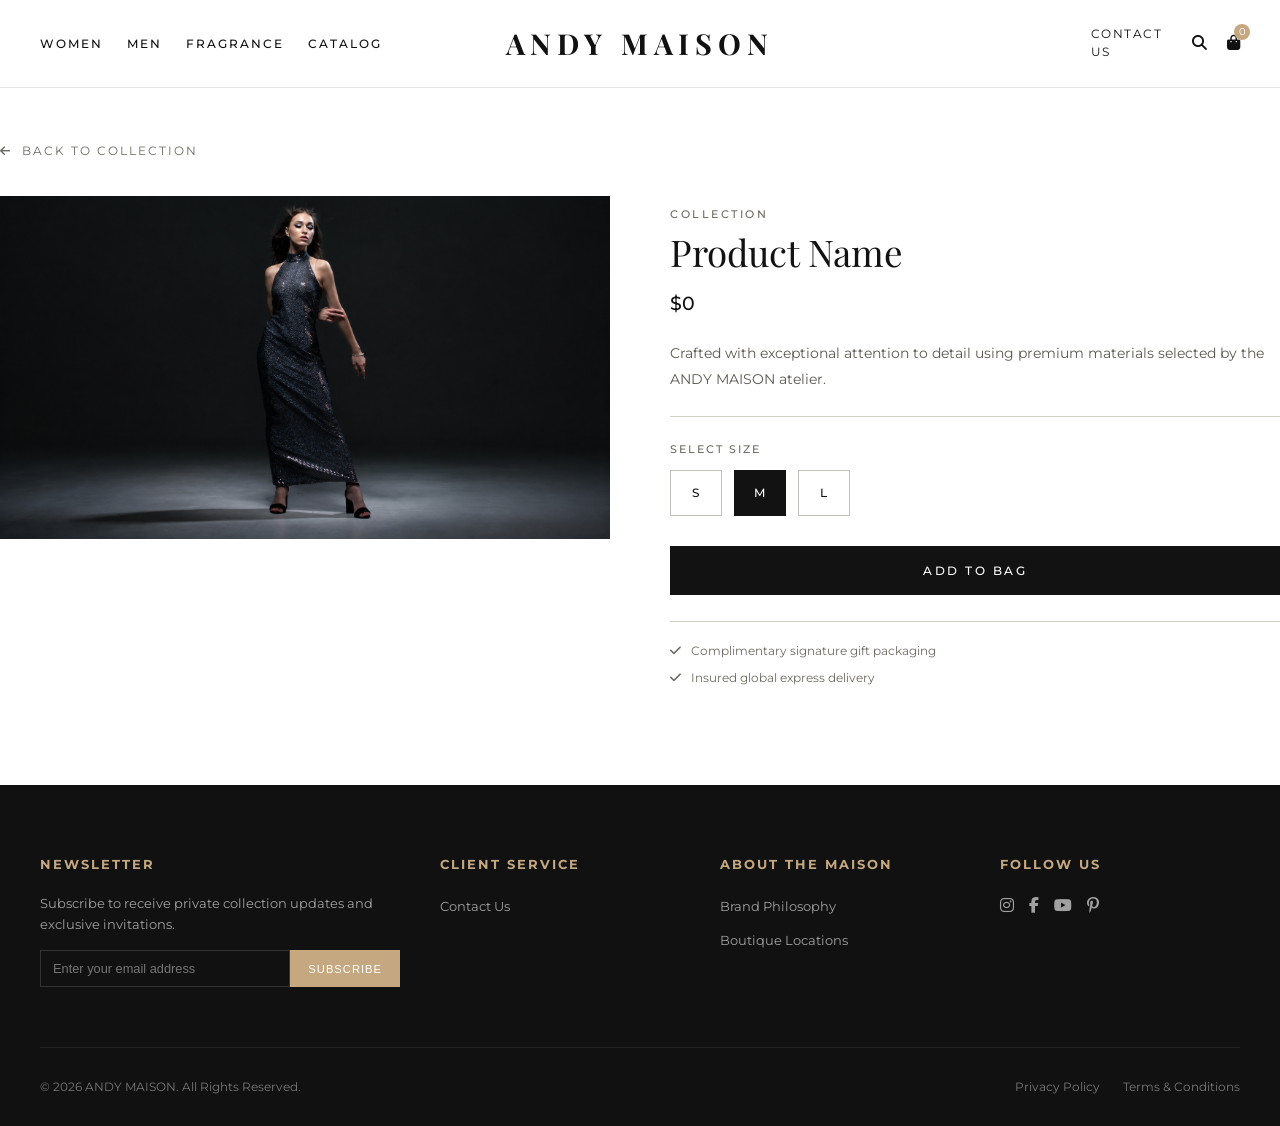
<file: produk.html>
<!DOCTYPE html>
<html lang="en">
<head>
    <meta charset="UTF-8">
    <meta name="viewport" content="width=device-width, initial-scale=1.0">
    <title>Product Detail ANDY MAISON</title>
    <link rel="stylesheet" href="style.css">
    <link rel="preconnect" href="https://fonts.googleapis.com">
    <link rel="preconnect" href="https://fonts.gstatic.com" crossorigin>
    <link href="https://fonts.googleapis.com/css2?family=Montserrat:wght@300;400;500;600&family=Playfair+Display:wght@400;600;700&display=swap" rel="stylesheet">
    <link rel="stylesheet" href="https://cdnjs.cloudflare.com/ajax/libs/font-awesome/6.4.0/css/all.min.css">
</head>
<body class="andi_body">

    <header class="andi_header">
         <nav class="andi_nav_kiri">
            <a href="katalog.html?kat=women" class="andi_nav_link">WOMEN</a>
            <a href="katalog.html?kat=men" class="andi_nav_link">MEN</a>
            <a href="parfum.html" class="andi_nav_link">FRAGRANCE</a>
            <a href="katalog.html" class="andi_nav_link">CATALOG</a>
        </nav>

        <div class="andi_nav_tengah">
            <a href="index.html" class="andi_logo_brand">ANDY MAISON</a>
        </div>

        <div class="andi_nav_kanan">
            <div class="andi_nav_kanan">
                    <a href="kontak.html" class="andi_nav_link_kontak">CONTACT US</a>
                    <a href="#" class="andi_nav_ikon" id="andi_btn_search"><i class="fa-solid fa-magnifying-glass"></i></a>
                    <a href="keranjang.html" class="andi_nav_ikon andi_posisi_keranjang">
                        <i class="fa-solid fa-bag-shopping"></i>
                        <span class="andi_badge_keranjang" id="andi_jumlah_keranjang">0</span>
                    </a>
                </div>
    </header>

    <div class="andi_search_bar" id="andi_search_bar">
        <div class="andi_search_container">
            <i class="fa-solid fa-magnifying-glass andi_search_ikon_input"></i>
            <input type="text" id="andi_input_search" class="andi_input_search" placeholder="Search products (e.g. Dress, Bag, Coat, Heels)...">
            <button type="button" id="andi_close_search" class="andi_close_search"><i class="fa-solid fa-xmark"></i></button>
        </div>
    </div>

    <main class="andi_konten_utama">
        <section class="andi_container andi_detail_wrap" id="andi_detail_container">
            <a href="katalog.html" class="andi_link_kembali">
                <i class="fa-solid fa-arrow-left"></i> BACK TO COLLECTION
            </a>

            <div class="andi_grid_detail">
                <div class="andi_detail_box_gambar">
                    <img src="images/midnightdress.png" alt="Product" id="andi_detail_gambar">
                </div>

                <div class="andi_detail_info">
                    <p class="andi_kiri_label" id="andi_detail_kategori">COLLECTION</p>
                    <h1 class="andi_detail_judul" id="andi_detail_nama">Product Name</h1>
                    <p class="andi_detail_harga" id="andi_detail_harga">$0</p>

                    <p class="andi_detail_deskripsi" id="andi_detail_deskripsi">
                        Crafted with exceptional attention to detail using premium materials selected by the ANDY MAISON atelier.
                    </p>

                    <div class="andi_detail_opsi">
                        <label>SELECT SIZE</label>
                        <div class="andi_pilih_size" id="andi_pilih_size">
                            <button type="button" class="andi_btn_size">S</button>
                            <button type="button" class="andi_btn_size andi_size_aktif">M</button>
                            <button type="button" class="andi_btn_size">L</button>
                        </div>
                    </div>

                    <button type="button" class="andi_tombol_utama andi_btn_full" id="andi_detail_add_btn">
                        ADD TO BAG
                    </button>

                    <div class="andi_detail_catatan">
                        <p><i class="fa-solid fa-check"></i> Complimentary signature gift packaging</p>
                        <p><i class="fa-solid fa-check"></i> Insured global express delivery</p>
                    </div>
                </div>
            </div>
        </section>
    </main>

    <footer class="andi_footer">
        <div class="andi_container">
            <div class="andi_grid_footer">
                <div class="andi_kolom_footer andi_kolom_newsletter">
                    <h4 class="andi_judul_footer">NEWSLETTER</h4>
                    <p class="andi_teks_footer">Subscribe to receive private collection updates and exclusive invitations.</p>
                    <form class="andi_form_newsletter" onsubmit="event.preventDefault();">
                        <input type="email" placeholder="Enter your email address" class="andi_input_newsletter" required>
                        <button type="submit" class="andi_btn_newsletter">SUBSCRIBE</button>
                    </form>
                </div>

                <div class="andi_kolom_footer">
                    <h4 class="andi_judul_footer">CLIENT SERVICE</h4>
                    <ul class="andi_link_footer">
                        <li><a href="kontak.html">Contact Us</a></li>
                    </ul>
                </div>

                <div class="andi_kolom_footer">
                    <h4 class="andi_judul_footer">ABOUT THE MAISON</h4>
                    <ul class="andi_link_footer">
                        <li><a href="tentang.html">Brand Philosophy</a></li>
                        <li><a href="kontak.html">Boutique Locations</a></li>
                    </ul>
                </div>

                <div class="andi_kolom_footer">
                    <h4 class="andi_judul_footer">FOLLOW US</h4>
                    <div class="andi_sosmed">
                        <a href="#"><i class="fa-brands fa-instagram"></i></a>
                        <a href="#"><i class="fa-brands fa-facebook-f"></i></a>
                        <a href="#"><i class="fa-brands fa-youtube"></i></a>
                        <a href="#"><i class="fa-brands fa-pinterest-p"></i></a>
                    </div>
                </div>
            </div>
            <div class="andi_footer_bawah">
                <p>&copy; 2026 ANDY MAISON. All Rights Reserved.</p>
                <div class="andi_legal_links">
                    <a href="#">Privacy Policy</a>
                    <a href="#">Terms & Conditions</a>
                </div>
            </div>
        </div>
    </footer>

    <script src="script.js"></script>
</body>
</html>
</file>
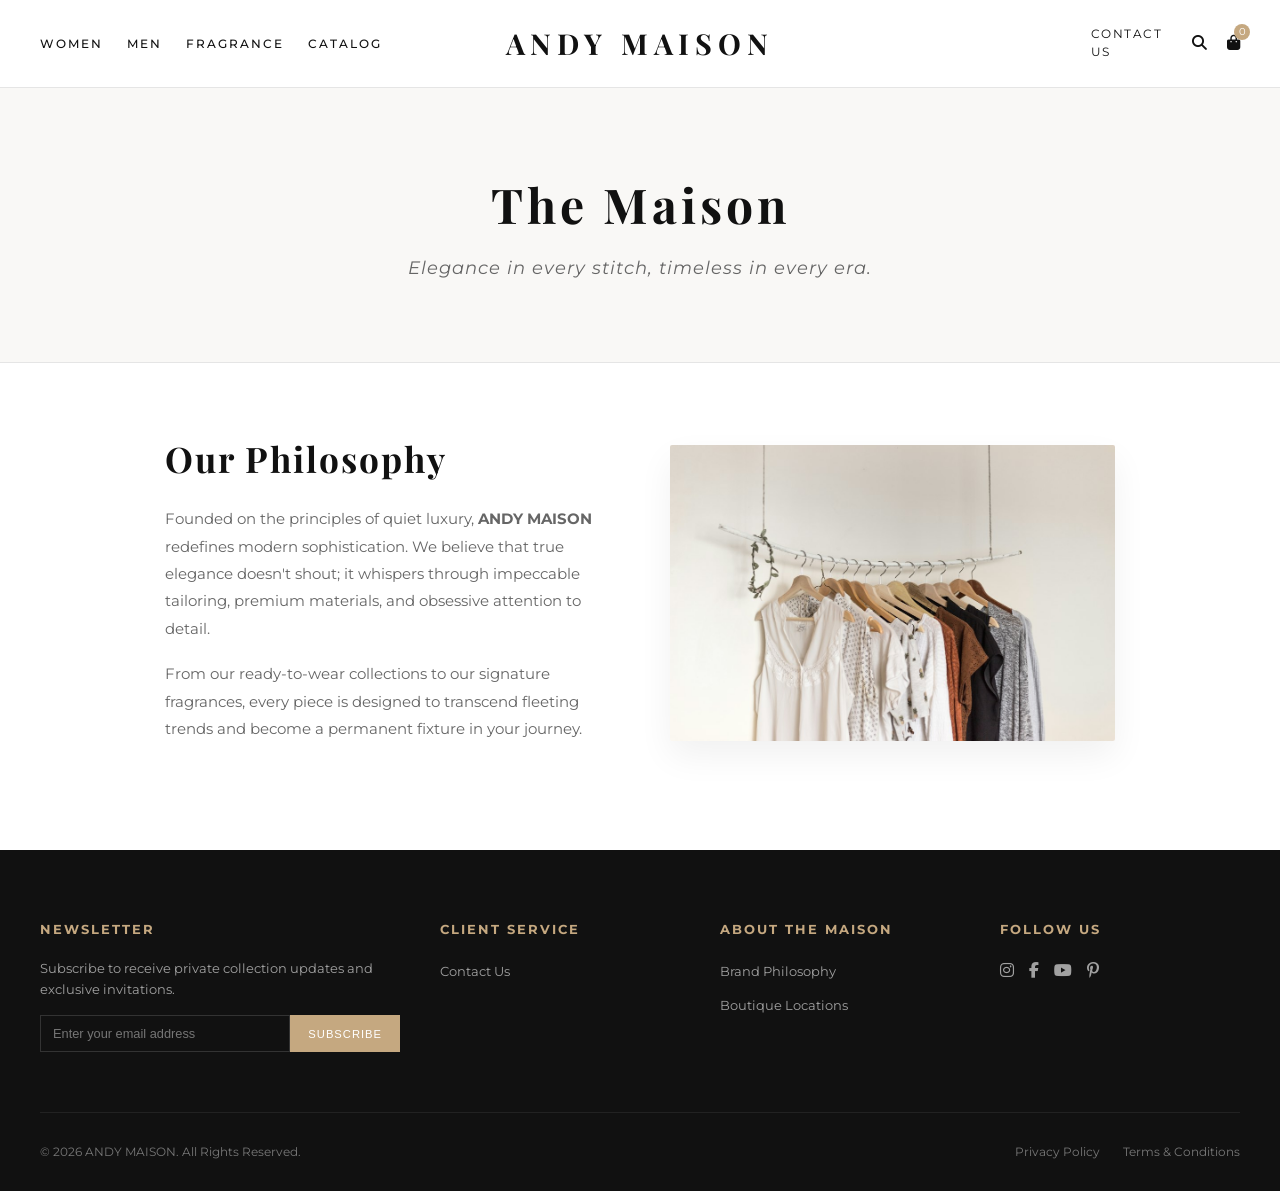
<file: tentang.html>
<!DOCTYPE html>
<html lang="en">
<head>
    <meta charset="UTF-8">
    <meta name="viewport" content="width=device-width, initial-scale=1.0">
    <title>ANDY MAISON Brand Philosophy</title>
    <link rel="stylesheet" href="style.css">
    <link rel="preconnect" href="https://fonts.googleapis.com">
    <link rel="preconnect" href="https://fonts.gstatic.com" crossorigin>
    <link href="https://fonts.googleapis.com/css2?family=Montserrat:wght@300;400;500;600&family=Playfair+Display:wght@400;600;700&display=swap" rel="stylesheet">
    <link rel="stylesheet" href="https://cdnjs.cloudflare.com/ajax/libs/font-awesome/6.4.0/css/all.min.css">
</head>
<body class="andi_body">

    <header class="andi_header">
        <nav class="andi_nav_kiri">
            <a href="katalog.html?kat=women" class="andi_nav_link">WOMEN</a>
            <a href="katalog.html?kat=men" class="andi_nav_link">MEN</a>
            <a href="parfum.html" class="andi_nav_link">FRAGRANCE</a>
            <a href="katalog.html" class="andi_nav_link">CATALOG</a>
        </nav>

        <div class="andi_nav_tengah">
            <a href="index.html" class="andi_logo_brand">ANDY MAISON</a>
        </div>

        <div class="andi_nav_kanan">
            <div class="andi_nav_kanan">
                    <a href="kontak.html" class="andi_nav_link_kontak">CONTACT US</a>
                    <a href="#" class="andi_nav_ikon" id="andi_btn_search"><i class="fa-solid fa-magnifying-glass"></i></a>
                    <a href="keranjang.html" class="andi_nav_ikon andi_posisi_keranjang">
                        <i class="fa-solid fa-bag-shopping"></i>
                        <span class="andi_badge_keranjang" id="andi_jumlah_keranjang">0</span>
                    </a>
                </div>
    </header>

    <!-- SEARCH BAR -->
    <div class="andi_search_bar" id="andi_search_bar">
        <div class="andi_search_container">
            <i class="fa-solid fa-magnifying-glass andi_search_ikon_input"></i>
            <input type="text" id="andi_input_search" class="andi_input_search" placeholder="Search products (e.g. Dress, Bag, Coat, Heels)...">
            <button type="button" id="andi_close_search" class="andi_close_search"><i class="fa-solid fa-xmark"></i></button>
        </div>
    </div>

    <!-- KONTEN BRAND PHILOSOPHY -->
    <main class="andi_seksi_about">
        <div class="andi_about_hero">
            <h1 class="andi_judul_about">The Maison</h1>
            <p class="andi_sub_about">Elegance in every stitch, timeless in every era.</p>
        </div>
        
        <div class="andi_about_konten">
            <div class="andi_teks_filosofi">
                <h2>Our Philosophy</h2>
                <p>Founded on the principles of quiet luxury, <strong>ANDY MAISON</strong> redefines modern sophistication. We believe that true elegance doesn't shout; it whispers through impeccable tailoring, premium materials, and obsessive attention to detail.</p>
                <p>From our ready-to-wear collections to our signature fragrances, every piece is designed to transcend fleeting trends and become a permanent fixture in your journey.</p>
            </div>
            <div class="andi_gambar_filosofi">
                <!-- Gambar estetis dari web -->
                <img src="images/fortentang.jpg" alt="Andy Maison something image">
            </div>
        </div>
    </main>

    <footer class="andi_footer">
        <div class="andi_container">
            <div class="andi_grid_footer">
                
                <div class="andi_kolom_footer andi_kolom_newsletter">
                    <h4 class="andi_judul_footer">NEWSLETTER</h4>
                    <p class="andi_teks_footer">Subscribe to receive private collection updates and exclusive invitations.</p>
                    <form class="andi_form_newsletter" onsubmit="event.preventDefault();">
                        <input type="email" placeholder="Enter your email address" class="andi_input_newsletter" required>
                        <button type="submit" class="andi_btn_newsletter">SUBSCRIBE</button>
                    </form>
                </div>

                <div class="andi_kolom_footer">
                    <h4 class="andi_judul_footer">CLIENT SERVICE</h4>
                    <ul class="andi_link_footer">
                        <li><a href="kontak.html">Contact Us</a></li>
                    
                    </ul>
                </div>

                <div class="andi_kolom_footer">
                    <h4 class="andi_judul_footer">ABOUT THE MAISON</h4>
                    <ul class="andi_link_footer">
                        <li><a href="tentang.html">Brand Philosophy</a></li>
                        <li><a href="kontak.html">Boutique Locations</a></li>
                    </ul>
                </div>

                <div class="andi_kolom_footer">
                    <h4 class="andi_judul_footer">FOLLOW US</h4>
                    <div class="andi_sosmed">
                        <a href="#"><i class="fa-brands fa-instagram"></i></a>
                        <a href="#"><i class="fa-brands fa-facebook-f"></i></a>
                        <a href="#"><i class="fa-brands fa-youtube"></i></a>
                        <a href="#"><i class="fa-brands fa-pinterest-p"></i></a>
                    </div>
                </div>

            </div>

            <div class="andi_footer_bawah">
                <p>&copy; 2026 ANDY MAISON. All Rights Reserved.</p>
                <div class="andi_legal_links">
                    <a href="#">Privacy Policy</a>
                    <a href="#">Terms & Conditions</a>
                </div>
            </div>
        </div>
    </footer>
    
    <script src="script.js" defer></script>
</body>
</html>
</file>
<file: style.css>
:root {
    --andi-gelap: #111111;
    --andi-terang: #FFFFFF;
    --andi-bg-krem: #F9F8F6;
    --andi-emas: #C5A880;
    --andi-abu-muda: #E5E5E5;
    --andi-abu-teks: #666666;
    --andi-font-judul: 'Playfair Display', serif;
    --andi-font-teks: 'Montserrat', sans-serif;
    --andi-transisi: all 0.3s ease;
}

* { 
    margin: 0; 
    padding: 0; 
    box-sizing: border-box; 
}

body.andi_body {
    font-family: var(--andi-font-teks);
    background-color: var(--andi-terang);
    color: var(--andi-gelap);
    line-height: 1.5;
}

.andi_container {
    max-width: 1300px;
    margin: 0 auto;
    padding: 0 40px;
}

.andi_header {
    display: flex;
    justify-content: space-between;
    align-items: center;
    padding: 22px 40px;
    background-color: var(--andi-terang);
    border-bottom: 1px solid var(--andi-abu-muda);
    position: sticky;
    top: 0;
    z-index: 1000;
}

.andi_nav_kiri { 
    display: flex; 
    gap: 24px; 
    width: 35%; 
}

.andi_nav_link {
    text-decoration: none;
    color: var(--andi-gelap);
    font-size: 0.75rem;
    letter-spacing: 2px;
    font-weight: 500;
    transition: var(--andi-transisi);
}

.andi_nav_link:hover { 
    color: var(--andi-emas); 
}

.andi_nav_tengah { 
    width: 30%; 
    text-align: center; 
}

.andi_logo_brand {
    font-family: var(--andi-font-judul);
    font-size: 1.8rem;
    font-weight: 700;
    letter-spacing: 6px;
    color: var(--andi-gelap);
    text-decoration: none;
}

.andi_nav_kanan {
    display: flex;
    align-items: center;
    justify-content: flex-end;
    gap: 20px;
    width: 35%;
}

.andi_nav_link_kontak {
    text-decoration: none;
    color: var(--andi-gelap);
    font-size: 0.72rem;
    letter-spacing: 1.5px;
    margin-right: 10px;
}

.andi_nav_ikon {
    color: var(--andi-gelap);
    font-size: 0.95rem;
    text-decoration: none;
    transition: var(--andi-transisi);
}

.andi_nav_ikon:hover { 
    color: var(--andi-emas); 
}

.andi_posisi_keranjang { 
    position: relative; 
}

.andi_badge_keranjang {
    position: absolute;
    top: -8px;
    right: -10px;
    background-color: var(--andi-emas);
    color: var(--andi-terang);
    font-size: 0.65rem;
    width: 16px;
    height: 16px;
    border-radius: 50%;
    display: flex;
    align-items: center;
    justify-content: center;
}

.andi_hero_split {
    display: flex;
    height: 65vh;
    width: 100%;
    background-color: var(--andi-bg-krem);
    overflow: hidden;
    border-bottom: 1px solid var(--andi-abu-muda);
}

.andi_hero_kiri {
    width: 50%;
    display: flex;
    align-items: center;
    padding-left: 8%;
    padding-right: 5%;
    background-color: var(--andi-bg-krem);
}

.andi_kiri_label {
    color: var(--andi-emas);
    font-size: 0.75rem;
    letter-spacing: 3px;
    font-weight: 500;
    margin-bottom: 15px;
}

.andi_kiri_judul {
    font-family: var(--andi-font-judul);
    font-size: 4rem;
    line-height: 0.95;
    letter-spacing: 2px;
    margin-bottom: 20px;
    color: var(--andi-gelap);
}

.andi_kiri_deskripsi {
    max-width: 340px;
    line-height: 1.6;
    margin-bottom: 30px;
    color: var(--andi-abu-teks);
    font-size: 0.85rem;
}

.andi_tombol_utama {
    background-color: transparent;
    color: var(--andi-gelap);
    border: 1px solid var(--andi-gelap);
    padding: 15px 40px;
    font-family: var(--andi-font-teks);
    font-size: 0.75rem;
    letter-spacing: 3px;
    cursor: pointer;
    transition: var(--andi-transisi);
    text-decoration: none;
    display: inline-block;
}

.andi_tombol_utama:hover {
    background-color: var(--andi-gelap);
    color: var(--andi-terang);
}

.andi_hero_kanan {
    width: 55%;
    height: 100%;
    position: relative;
}

.andi_slider_container {
    width: 100%;
    height: 100%;
    position: relative;
    overflow: hidden;
}

.andi_slider_track {
    display: flex;
    width: 100%;
    height: 100%;
    transition: transform 0.6s cubic-bezier(0.25, 1, 0.5, 1);
}
.andi_slide_item {
    min-width: 100%;
    height: 100%;
    position: relative;
    overflow: hidden;
}

.andi_slide_gambar {
    width: 100%;
    height: 100%;
    object-fit: cover;
    object-position: center 0%;
    transform: scale(1.15);
    transform-origin: top center;
}

.andi_slide_info {
    position: absolute;
    bottom: 40px;
    left: 40px;
    color: var(--andi-terang);
    text-shadow: 0 2px 8px rgba(0,0,0,0.4);
}

.andi_slide_info h3 {
    font-family: var(--andi-font-judul);
    font-size: 1.8rem;
    font-weight: 400;
}

.andi_slide_info p {
    font-size: 0.75rem;
    letter-spacing: 1px;
    opacity: 0.9;
}

.andi_slider_navigasi {
    position: absolute;
    bottom: 40px;
    right: 40px;
    display: flex;
    gap: 12px;
    z-index: 10;
}

.andi_btn_slider {
    background: rgba(255, 255, 255, 0.9);
    border: none;
    width: 44px;
    height: 44px;
    border-radius: 50%;
    cursor: pointer;
    display: flex;
    justify-content: center;
    align-items: center;
    font-size: 0.85rem;
    color: var(--andi-gelap);
    transition: var(--andi-transisi);
}

.andi_btn_slider:hover {
    background: var(--andi-emas);
    color: var(--andi-terang);
}

.andi_seksi_trending {
    padding: 90px 0;
    background-color: #FFFFFF;
}

.andi_header_seksi {
    text-align: center;
    margin-bottom: 50px;
}

.andi_judul_seksi {
    font-family: var(--andi-font-judul);
    font-size: 2rem;
    letter-spacing: 3px;
    margin-bottom: 8px;
}

.andi_sub_seksi {
    color: var(--andi-abu-teks);
    font-size: 0.85rem;
}

.andi_grid_trending {
    display: grid;
    grid-template-columns: repeat(3, 1fr);
    gap: 30px;
}

.andi_kartu_trending {
    text-align: center;
    background-color: var(--andi-bg-krem);
    padding: 24px;
    border: 1px solid rgba(0, 0, 0, 0.05);
    transition: var(--andi-transisi);
}

.andi_kartu_trending:hover {
    transform: translateY(-5px);
    box-shadow: 0 12px 25px rgba(0, 0, 0, 0.06);
}

.andi_box_gambar {
    height: 320px;
    overflow: hidden;
    margin-bottom: 20px;
    background-color: #FFFFFF;
}

.andi_gambar_produk {
    width: 100%;
    height: 100%;
    object-fit: cover;
    transition: var(--andi-transisi);
}

.andi_kartu_trending:hover .andi_gambar_produk {
    transform: scale(1.04);
}

.andi_nama_item {
    font-family: var(--andi-font-judul);
    font-size: 1.1rem;
    margin-bottom: 4px;
}

.andi_kategori_item {
    color: var(--andi-abu-teks);
    font-size: 0.75rem;
    letter-spacing: 1px;
    text-transform: uppercase;
    margin-bottom: 8px;
}

.andi_harga_item {
    color: var(--andi-emas);
    font-weight: 600;
    font-size: 0.9rem;
}

.andi_footer {
    background-color: var(--andi-gelap);
    color: var(--andi-terang);
    padding: 70px 0 30px;
}

.andi_grid_footer {
    display: grid;
    grid-template-columns: 1.5fr 1fr 1fr 1fr;
    gap: 40px;
    margin-bottom: 60px;
}

.andi_judul_footer {
    font-size: 0.8rem;
    letter-spacing: 2px;
    margin-bottom: 20px;
    color: var(--andi-emas);
}

.andi_teks_footer {
    color: #A1A1A1;
    font-size: 0.8rem;
    line-height: 1.6;
    margin-bottom: 15px;
}

.andi_form_newsletter {
    display: flex;
}

.andi_input_newsletter {
    width: 100%;
    padding: 10px 12px;
    background: transparent;
    border: 1px solid #333;
    color: var(--andi-terang);
    font-size: 0.8rem;
    outline: none;
}

.andi_input_newsletter:focus {
    border-color: var(--andi-emas);
}

.andi_btn_newsletter {
    padding: 10px 18px;
    background-color: var(--andi-emas);
    border: none;
    color: var(--andi-terang);
    font-size: 0.7rem;
    letter-spacing: 1px;
    cursor: pointer;
}

.andi_link_footer {
    list-style: none;
}

.andi_link_footer li {
    margin-bottom: 10px;
}

.andi_link_footer a {
    color: #A1A1A1;
    text-decoration: none;
    font-size: 0.8rem;
    transition: var(--andi-transisi);
}

.andi_link_footer a:hover {
    color: var(--andi-terang);
}

.andi_sosmed {
    display: flex;
    gap: 15px;
}

.andi_sosmed a {
    color: #A1A1A1;
    font-size: 1rem;
    transition: var(--andi-transisi);
}

.andi_sosmed a:hover {
    color: var(--andi-emas);
}

.andi_footer_bawah {
    display: flex;
    justify-content: space-between;
    align-items: center;
    padding-top: 30px;
    border-top: 1px solid #222;
    font-size: 0.75rem;
    color: #777;
}

.andi_legal_links a {
    color: #777;
    text-decoration: none;
    margin-left: 20px;
}

.andi_legal_links a:hover {
    color: var(--andi-terang);
}

@media (max-width: 900px) {
    .andi_hero_split {
        flex-direction: column;
        height: auto;
    }
    .andi_hero_kiri, .andi_hero_kanan {
        width: 100%;
    }
    .andi_hero_kiri {
        padding: 50px 20px;
    }
    .andi_hero_kanan {
        height: 400px;
    }
    .andi_grid_trending, .andi_grid_footer {
        grid-template-columns: 1fr;
    }
}
/* Kontak Halaman*/
.andi_header_kontak {
    text-align: center;
    padding: 50px 20px 25px;
    background-color: var(--andi-bg-krem);
    border-bottom: 1px solid var(--andi-abu-muda);
}

.andi_seksi_kontak {
    padding: 60px 0;
    background-color: #FFFFFF;
}

.andi_wrapper_kontak {
    display: grid;
    grid-template-columns: 1fr 1fr;
    gap: 50px;
}

.andi_box_info {
    margin-bottom: 25px;
}

.andi_box_info h4 {
    font-family: var(--andi-font-teks);
    font-size: 0.75rem;
    letter-spacing: 2px;
    margin-bottom: 5px;
    color: var(--andi-gelap);
}

.andi_box_info p {
    font-size: 0.85rem;
    color: var(--andi-abu-teks);
}

.andi_form_kontak {
    background-color: var(--andi-bg-krem);
    padding: 30px;
    border: 1px solid var(--andi-abu-muda);
}

.andi_form_kontak h2, .andi_info_kontak h2 {
    font-family: var(--andi-font-judul);
    font-size: 1.4rem;
    margin-bottom: 25px;
    letter-spacing: 1px;
}

.andi_grup_input {
    margin-bottom: 20px;
    display: flex;
    flex-direction: column;
    gap: 6px;
}

.andi_grup_input label {
    font-size: 0.7rem;
    letter-spacing: 1px;
    font-weight: 500;
}

.andi_input {
    width: 100%;
    padding: 12px;
    background-color: #FFFFFF;
    border: 1px solid var(--andi-abu-muda);
    font-family: var(--andi-font-teks);
    font-size: 0.85rem;
    outline: none;
    box-sizing: border-box;
}

.andi_input:focus {
    border-color: var(--andi-gelap);
}

.andi_btn_kirim {
    width: 100%;
    padding: 14px;
    background-color: var(--andi-gelap);
    color: var(--andi-terang);
    border: none;
    font-family: var(--andi-font-teks);
    font-size: 0.75rem;
    letter-spacing: 2px;
    cursor: pointer;
    transition: var(--andi-transisi);
}

.andi_btn_kirim:hover {
    background-color: var(--andi-emas);
    color: var(--andi-gelap);
}
/* parfum halaman */
.andi_header_parfum {
    text-align: center;
    padding: 50px 20px 25px;
    background-color: var(--andi-bg-krem);
    border-bottom: 1px solid var(--andi-abu-muda);
}

.andi_seksi_parfum {
    padding: 60px 0 90px;
    background-color: #FFFFFF;
}
.andi_grid_katalog {
    display: grid;
    grid-template-columns: repeat(3, 1fr); 
    gap: 30px;

.andi_kartu_katalog {
    text-align: center;
}

.andi_box_gambar {
    width: 100%;
    height: 380px;
    overflow: hidden;
    background-color: var(--andi-bg-krem);
}

.andi_gambar_produk {
    width: 100%;
    height: 100%;
    object-fit: cover; 
    transition: transform 0.5s ease;
}

.andi_kartu_katalog:hover .andi_gambar_produk {
    transform: scale(1.05); 
}
}
/*Katalog halaman*/
.andi_katalog_grid {
   display: grid;
    grid-template-columns: repeat(4, 1fr);
    gap: 40px 30px;
    width: 100%;
    max-width: 1350px; 
    margin: 0 auto; 
    padding: 20px 5% 80px;
}
    .andi_produk_item {
    text-align: center;
    cursor: pointer;
    background-color:#F4F2ED;
    border: 1px solid #E5E1D8;
    padding: 16px 16px 24px 16px;
    transition: var(--andi-transisi);
}


.andi_produk_item:hover {
    border-color: var(--andi-emas); 
    transform: translateY(-4px);
    box-shadow: 0 12px 24px rgba(0, 0, 0, 0.05);
}

.andi_gambar_wrapper {
    width: 100%;
    aspect-ratio: 3/4; 
    overflow: hidden;
    margin-bottom: 20px;
    background-color: #f8f8f8;
}

.andi_produk_img {
    width: 100%;
    height: 100%;
    object-fit: cover;
    object-position: center top;
    transition: transform 0.7s ease;
}

.andi_produk_item:hover .andi_produk_img {
    transform: scale(1.04);
}

.andi_produk_judul {
    font-family: 'Playfair Display', serif;
    font-size: 1.2rem;
    font-weight: 500;
    margin: 0 0 8px 0;
    color: #111111;
}

.andi_produk_harga {
    font-family: 'Montserrat', sans-serif;
    font-size: 0.85rem;
    color: #777777;
    letter-spacing: 1.5px;
    margin: 0;
}

@media (max-width: 900px) {
    .andi_katalog_grid {
        grid-template-columns: repeat(2, 1fr);
        gap: 40px 20px;
    }
}

@media (max-width: 550px) {
    .andi_katalog_grid {
        grid-template-columns: 1fr;
    }
}
/* Filter Kategori */
.andi_filter_kategori {
    display: flex;
    justify-content: center;
    flex-wrap: wrap; 
    gap: 30px;
    margin: 10px 0 50px 0; 
}

.andi_filter_kategori a {
    text-decoration: none;
    color: #999999; 
    font-family: 'Montserrat', sans-serif;
    font-size: 0.75rem;
    letter-spacing: 2px;
    text-transform: uppercase;
    padding-bottom: 5px;
    transition: all 0.3s ease;
}

.andi_filter_kategori a:hover,
.andi_filter_kategori a.andi_filter_aktif {
    color: #111111;
    font-weight: 500;
    border-bottom: 1px solid #111111; 
}

/* buat Search Bar */

.andi_search_bar {
    display: none;
    background-color: var(--andi-bg-krem);
    border-bottom: 1px solid var(--andi-abu-muda);
    padding: 16px 40px;
}

.andi_search_bar.andi_search_aktif {
    display: block;
}

.andi_search_container {
    max-width: 800px;
    margin: 0 auto;
    display: flex;
    align-items: center;
    gap: 14px;
    border-bottom: 1px solid var(--andi-gelap);
    padding-bottom: 8px;
}

.andi_search_ikon_input {
    color: var(--andi-abu-teks);
    font-size: 0.9rem;
}

.andi_input_search {
    width: 100%;
    border: none;
    background: transparent;
    font-family: var(--andi-font-teks);
    font-size: 0.85rem;
    letter-spacing: 1px;
    color: var(--andi-gelap);
    outline: none;
}

.andi_close_search {
    background: transparent;
    border: none;
    font-size: 1.1rem;
    color: var(--andi-abu-teks);
    cursor: pointer;
    transition: var(--andi-transisi);
}

.andi_close_search:hover {
    color: var(--andi-emas);
}

/* Halaman Checkout */
.andi_checkout_wrap {
    padding: 60px 0 90px;
}

.andi_center {
    text-align: center;
    margin-bottom: 40px;
}

.andi_info_box {
    text-align: center;
    padding: 60px 20px;
    border: 1px solid var(--andi-abu-muda);
}

.andi_info_box p {
    margin-bottom: 20px;
    color: var(--andi-abu-teks);
}

.andi_grid_checkout {
    display: grid;
    grid-template-columns: 1.4fr 1fr;
    gap: 50px;
    align-items: start;
}

.andi_item_bag {
    display: flex;
    align-items: center;
    gap: 18px;
    padding: 18px 0;
    border-bottom: 1px solid var(--andi-abu-muda);
}

.andi_bag_gambar {
    width: 75px;
    height: 95px;
    object-fit: cover;
}

.andi_bag_detail {
    flex: 1;
}

.andi_bag_detail h3 {
    font-family: var(--andi-font-judul);
    font-size: 1.05rem;
    font-weight: 400;
    margin-bottom: 8px;
}

.andi_bag_qty {
    display: inline-flex;
    align-items: center;
    border: 1px solid var(--andi-abu-muda);
}

.andi_btn_qty {
    background: none;
    border: none;
    padding: 4px 10px;
    cursor: pointer;
}

.andi_bag_qty span {
    padding: 0 10px;
    font-size: 0.85rem;
}

.andi_bag_kanan {
    text-align: right;
}

.andi_bag_harga {
    font-weight: 500;
    margin-bottom: 10px;
}

.andi_btn_hapus {
    background: none;
    border: none;
    font-size: 0.7rem;
    text-transform: uppercase;
    color: var(--andi-abu-teks);
    text-decoration: underline;
    cursor: pointer;
}

.andi_subjudul_checkout {
    font-size: 0.8rem;
    font-weight: 600;
    letter-spacing: 2px;
    margin: 25px 0 18px;
    padding-bottom: 8px;
    border-bottom: 1px solid var(--andi-gelap);
}

.andi_box_ringkasan .andi_subjudul_checkout {
    margin-top: 0;
}

.andi_form_checkout input,
.andi_form_checkout select {
    width: 100%;
    padding: 12px;
    margin-bottom: 14px;
    background: transparent;
    border: 1px solid var(--andi-abu-muda);
    font-family: var(--andi-font-teks);
    font-size: 0.85rem;
    outline: none;
}

.andi_box_ringkasan {
    background-color: #e8e4dc;
    border: 1px solid var(--andi-abu-muda);
    padding: 30px;
    position: sticky;
    top: 100px;
}

.andi_baris_ringkasan {
    display: flex;
    justify-content: space-between;
    font-size: 0.85rem;
    color: var(--andi-abu-teks);
    margin-bottom: 12px;
}

.andi_total_ringkasan {
    display: flex;
    justify-content: space-between;
    font-weight: 600;
    margin: 18px 0 22px;
    padding-top: 16px;
    border-top: 1px solid var(--andi-gelap);
}

.andi_btn_full {
    display: block;
    width: 100%;
    padding: 15px 20px;
    background-color: #121212;
    color: #ffffff;
    border: 1px solid #121212;
    font-family: 'Montserrat', sans-serif;
    font-size: 0.75rem;
    font-weight: 500;
    letter-spacing: 2.5px;
    text-align: center;
    cursor: pointer;
    transition: all 0.3s ease;
}

.andi_btn_full:hover {
    background-color: transparent;
    color: #121212;
}

@media (max-width: 768px) {
    .andi_grid_checkout {
        grid-template-columns: 1fr;
        gap: 30px;
    }

    .andi_box_ringkasan {
        position: static;
    }
}
/* Tombol ADD TO BAG */
.andi_btn_add_bag {
    display: inline-block;
    width: 80%;
    margin-top: 16px;
    padding: 11px 18px;
    background-color: transparent;
    border: 1px solid #121212;
    border-radius: 0;
    color: #121212;
    font-family: 'Montserrat', sans-serif;
    font-size: 0.7rem;
    font-weight: 500;
    letter-spacing: 2.5px;
    text-transform: uppercase;
    cursor: pointer;
    transition: all 0.3s ease;
}

.andi_btn_add_bag:hover {
    background-color: #121212;
    color: #ffffff;
}

/* Halaman Detail Produk */
.andi_detail_wrap {
    padding: 50px 0 90px;
}

.andi_link_kembali {
    display: inline-flex;
    align-items: center;
    gap: 10px;
    font-size: 0.72rem;
    letter-spacing: 2px;
    color: #6e6a63;
    text-decoration: none;
    margin-bottom: 35px;
    transition: all 0.3s ease;
}

.andi_link_kembali:hover {
    color: #121212;
}

.andi_grid_detail {
    display: grid;
    grid-template-columns: 1fr 1fr;
    gap: 60px;
    align-items: start;
}

.andi_detail_box_gambar {
    width: 100%;
    background-color: #e5e1d8;
    overflow: hidden;
}

.andi_detail_box_gambar img {
    display: block;
    width: 100%;
    max-height: 620px;
    object-fit: cover;
}

.andi_detail_info {
    padding-top: 10px;
}

.andi_detail_info .andi_kiri_label {
    font-size: 0.7rem;
    letter-spacing: 2.5px;
    color: #6e6a63;
    margin-bottom: 8px;
}

.andi_detail_judul {
    font-family: 'Playfair Display', serif;
    font-size: 2.3rem;
    font-weight: 400;
    line-height: 1.2;
    color: #121212;
    margin: 0 0 14px;
}

.andi_detail_harga {
    font-size: 1.2rem;
    font-weight: 500;
    color: #121212;
    margin-bottom: 24px;
}

.andi_detail_deskripsi {
    font-size: 0.88rem;
    line-height: 1.8;
    color: #5c5852;
    padding-bottom: 24px;
    border-bottom: 1px solid #d5cfc4;
    margin-bottom: 24px;
}

.andi_detail_opsi label {
    display: block;
    font-size: 0.7rem;
    font-weight: 500;
    letter-spacing: 2px;
    color: #6e6a63;
    margin-bottom: 12px;
}

.andi_pilih_size {
    display: flex;
    flex-wrap: wrap;
    gap: 12px;
    margin-bottom: 30px;
}

.andi_btn_size {
    min-width: 52px;
    height: 46px;
    padding: 0 16px;
    background-color: transparent;
    border: 1px solid #c7c0b4;
    border-radius: 0;
    color: #121212;
    font-family: 'Montserrat', sans-serif;
    font-size: 0.78rem;
    font-weight: 500;
    letter-spacing: 1.5px;
    cursor: pointer;
    transition: all 0.3s ease;
}

.andi_btn_size:hover,
.andi_btn_size.andi_size_aktif {
    background-color: #121212;
    border-color: #121212;
    color: #ffffff;
}

#andi_detail_add_btn {
    display: block;
    width: 100%;
    padding: 16px 24px;
    background-color: #121212;
    border: 1px solid #121212;
    border-radius: 0;
    color: #ffffff;
    font-family: 'Montserrat', sans-serif;
    font-size: 0.75rem;
    font-weight: 500;
    letter-spacing: 2.5px;
    text-transform: uppercase;
    cursor: pointer;
    transition: all 0.3s ease;
}

#andi_detail_add_btn:hover {
    background-color: transparent;
    color: #121212;
}

.andi_detail_catatan {
    margin-top: 26px;
    padding-top: 20px;
    border-top: 1px solid #d5cfc4;
    font-size: 0.78rem;
    color: #6e6a63;
}

.andi_detail_catatan p {
    display: flex;
    align-items: center;
    gap: 10px;
    margin-bottom: 8px;
}

@media (max-width: 768px) {
    .andi_grid_detail {
        grid-template-columns: 1fr;
        gap: 32px;
    }

    .andi_detail_judul {
        font-size: 1.85rem;
    }
}

/* parfum halaman */
.andi_header_parfum {
    text-align: center;
    padding: 50px 20px 25px;
    background-color: var(--andi-bg-krem);
    border-bottom: 1px solid var(--andi-abu-muda);
}

.andi_judul_halaman {
    font-family: var(--andi-font-judul);
    font-size: 2.2rem;
    letter-spacing: 3px;
    margin-bottom: 8px;
}

.andi_sub_halaman {
    color: var(--andi-abu-teks);
    font-size: 0.85rem;
}

.andi_seksi_parfum {
    padding: 60px 0 90px;
    background-color: #FFFFFF;
}

.andi_grid_katalog {
    display: grid;
    grid-template-columns: repeat(3, 1fr);
    gap: 30px;
}

.andi_kartu_katalog {
    text-align: center;
    background-color: var(--andi-bg-krem);
    padding: 24px;
    border: 1px solid rgba(0, 0, 0, 0.05);
    cursor: pointer;
    transition: var(--andi-transisi);
}

.andi_kartu_katalog:hover {
    transform: translateY(-5px);
    box-shadow: 0 12px 25px rgba(0, 0, 0, 0.06);
}

.andi_kartu_katalog .andi_box_gambar {
    width: 100%;
    height: 360px;
    overflow: hidden;
    margin-bottom: 20px;
    background-color: #FFFFFF;
}

.andi_kartu_katalog .andi_gambar_produk {
    width: 100%;
    height: 100%;
    object-fit: cover;
    transition: var(--andi-transisi);
}

.andi_kartu_katalog:hover .andi_gambar_produk {
    transform: scale(1.04);
}

@media (max-width: 900px) {
    .andi_grid_katalog {
        grid-template-columns: repeat(2, 1fr);
    }
}

@media (max-width: 550px) {
    .andi_grid_katalog {
        grid-template-columns: 1fr;
    }
}
/* button parfum */

.andi_toast_bag {
    position: fixed;
    bottom: 25px;
    right: 25px;
    background-color: #111111;
    color: #ffffff;
    padding: 14px 22px;
    font-size: 0.78rem;
    letter-spacing: 1px;
    z-index: 9999;
    opacity: 0;
    transform: translateY(15px);
    transition: all 0.3s ease;
    pointer-events: none;
}

.andi_toast_bag.andi_toast_muncul {
    opacity: 1;
    transform: translateY(0);
}

/*Halaman About atau Brand Philosophy*/
.andi_seksi_about {
    background-color: var(--andi-terang);
    padding-bottom: 90px;
}

.andi_about_hero {
    background-color: var(--andi-bg-krem);
    text-align: center;
    padding: 80px 20px;
    border-bottom: 1px solid var(--andi-abu-muda);
}

.andi_judul_about {
    font-family: var(--andi-font-judul);
    font-size: 3rem;
    letter-spacing: 4px;
    margin-bottom: 15px;
    color: var(--andi-gelap);
}

.andi_sub_about {
    color: var(--andi-abu-teks);
    font-family: var(--andi-font-teks);
    font-style: italic;
    font-size: 1.1rem;
    letter-spacing: 1px;
}

.andi_about_konten {
    display: flex;
    max-width: 1000px;
    margin: 70px auto 0;
    gap: 60px;
    align-items: center;
    padding: 0 25px;
}

.andi_teks_filosofi {
    flex: 1;
}

.andi_teks_filosofi h2 {
    font-family: var(--andi-font-judul);
    font-size: 2.2rem;
    margin-bottom: 20px;
    letter-spacing: 2px;
    color: var(--andi-gelap);
}

.andi_teks_filosofi p {
    color: var(--andi-abu-teks);
    font-family: var(--andi-font-teks);
    line-height: 1.8;
    margin-bottom: 18px;
    font-size: 0.95rem;
}

.andi_gambar_filosofi {
    flex: 1;
}

.andi_gambar_filosofi img {
    width: 100%;
    height: auto;
    border-radius: 2px;
    box-shadow: 0 15px 35px rgba(0,0,0,0.06);
}


@media (max-width: 800px) {
    .andi_about_konten {
        flex-direction: column;
        gap: 40px;
        margin-top: 50px;
    }
    .andi_judul_about {
        font-size: 2.2rem;
    }
}
/* Phone Something */

@media (max-width: 900px) {
    .andi_header {
        flex-wrap: wrap;
        justify-content: center;
        padding: 14px 16px;
        gap: 10px 14px;
    }

    .andi_nav_tengah {
        order: 1;
        width: 100%;
        text-align: center;
    }

    .andi_logo_brand {
        font-size: 1.4rem;
        letter-spacing: 4px;
    }

    .andi_nav_kiri {
        order: 2;
        width: auto;
        justify-content: center;
        flex-wrap: wrap;
        gap: 12px;
    }

    .andi_nav_kanan {
        order: 3;
        width: auto;
        justify-content: center;
        gap: 14px;
    }

    .andi_nav_link,
    .andi_nav_link_kontak {
        font-size: 0.68rem;
        letter-spacing: 1.2px;
        margin-right: 0;
    }

    .andi_search_bar {
        padding: 12px 16px;
    }
}
</file>
